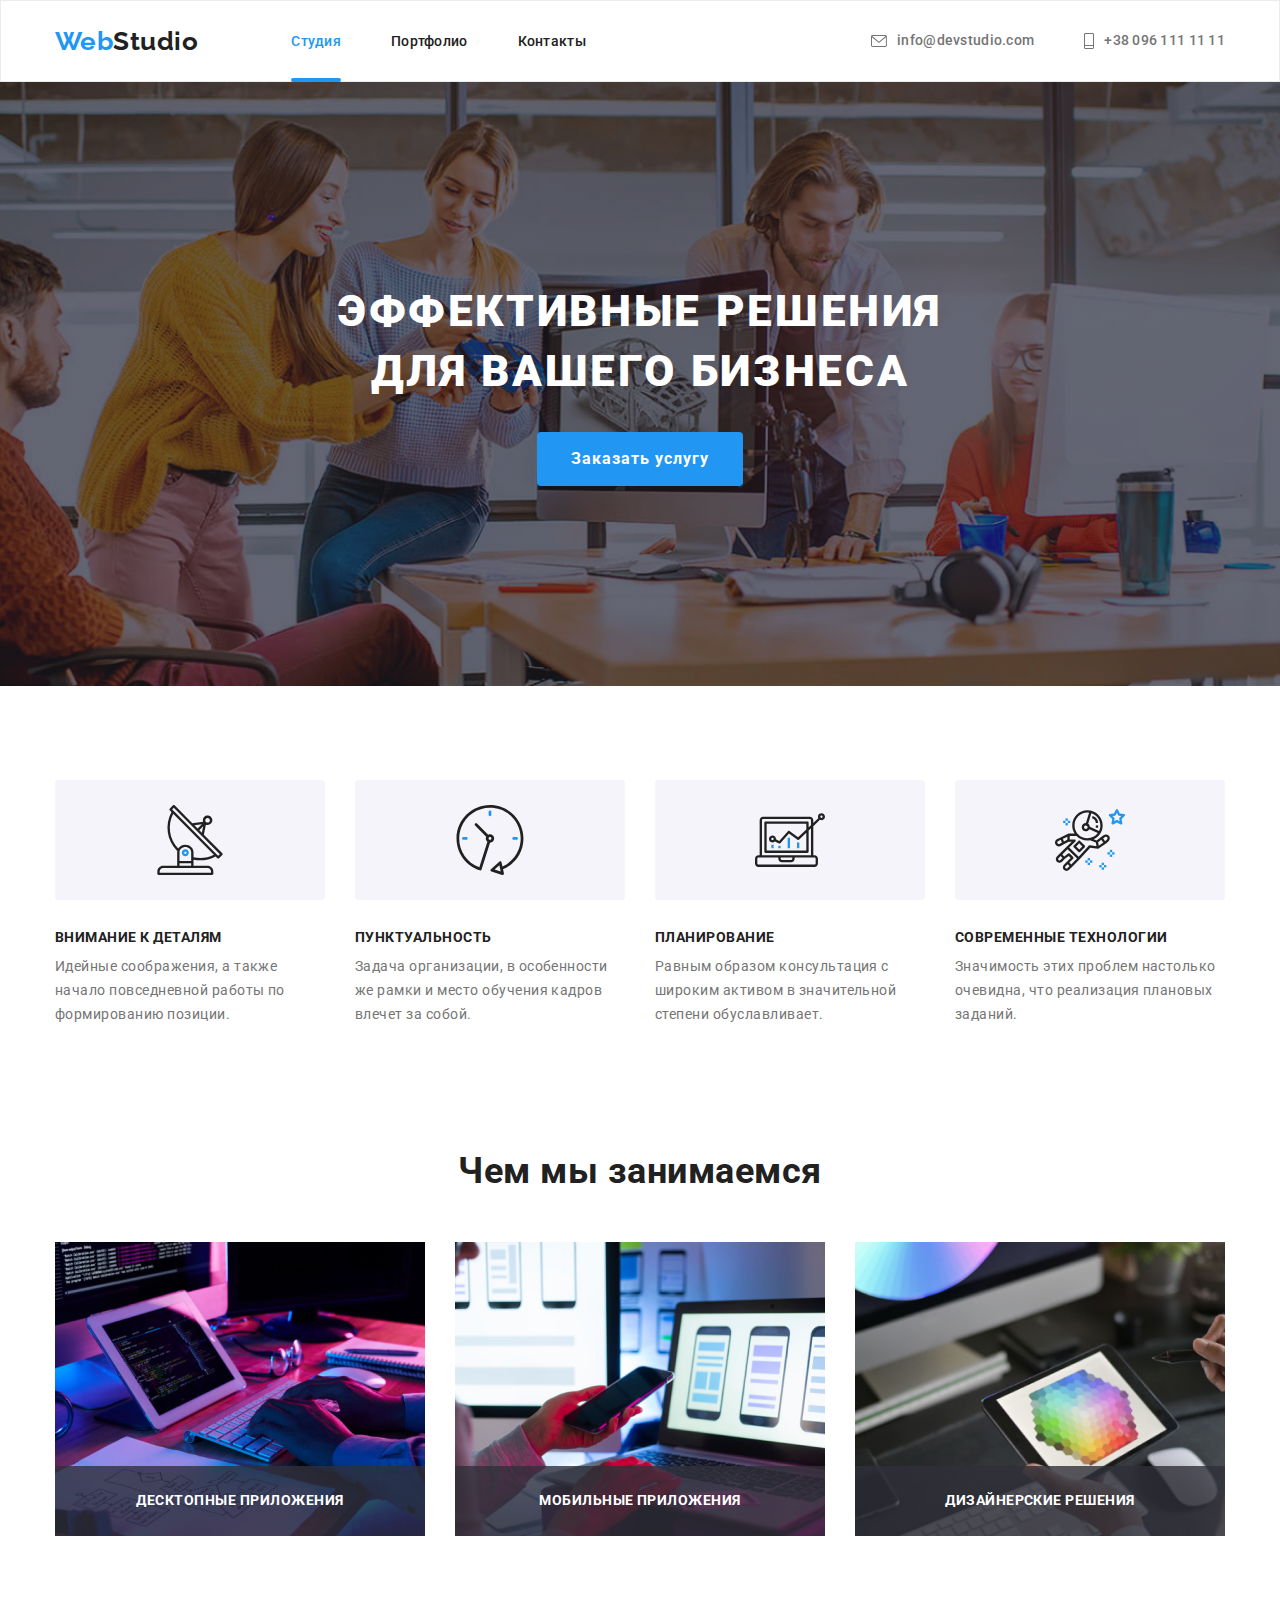
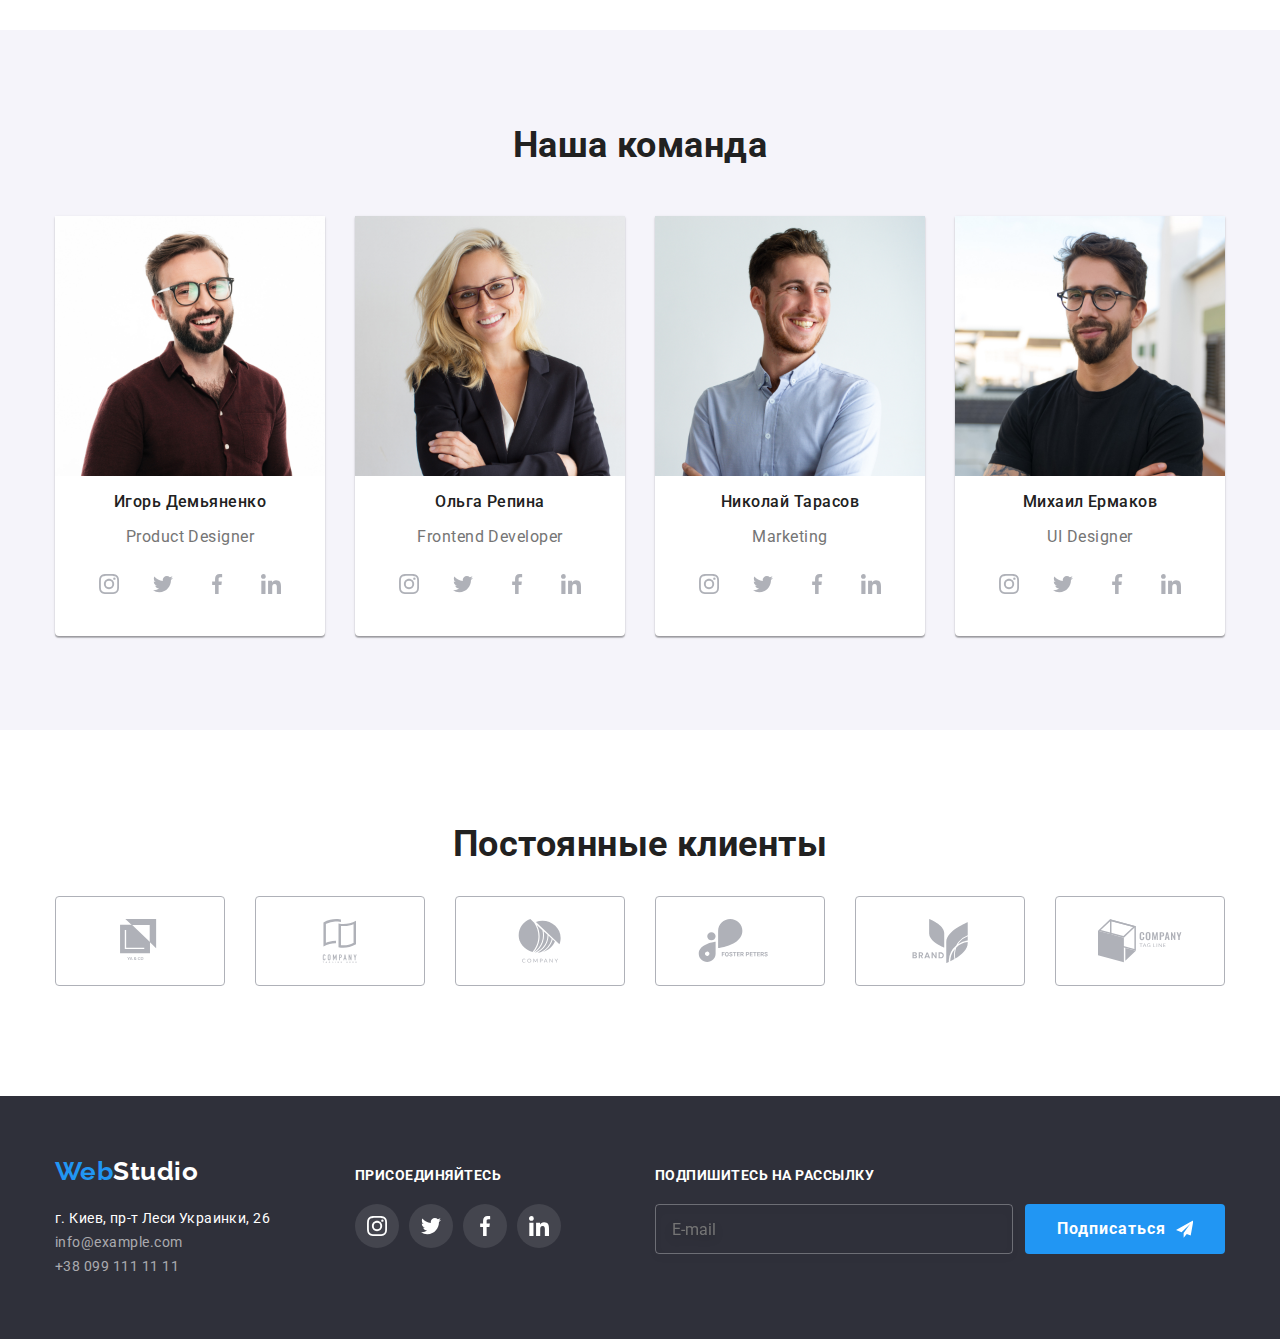
<file: index.html>
<!DOCTYPE html>
<html lang="ru">
  <head>
    <meta charset="UTF-8" />
    <meta name="viewport" content="width=device-width, initial-scale=1.0" />
    <title>Document</title>
    <link href="https://fonts.googleapis.com/css2?family=Raleway:wght@700&family=Roboto:wght@400;500;700;900&display=swap" rel="stylesheet" />
    <link rel="stylesheet" href="https://cdnjs.cloudflare.com/ajax/libs/modern-normalize/1.0.0/modern-normalize.min.css" />
    <link rel="stylesheet" href="./css/main.min.css" />
  </head>

  <body>
    <!--nav-->
    <header class="header">
      <div class="container container-nav">
        <a href="./index.html" class="logo">Web<span class="part-logo">Studio</span></a>
        <button type="button" class="nav-menu-button is-open" data-menu-button>
          <svg class="nav-menu-svg">
            <use class="icon-menu" href="./images/icon/sprite.svg#icon-menu"></use>
            <use class="icon-menu-close" href="./images/icon/sprite.svg#icon-menu-close"></use>
          </svg>
        </button>
        <div class="menu-container" data-menu>
          <nav class="nav">
            <ul class="site-nav list">
              <li class="item"><a href="./index.html" class="link current">Студия</a></li>
              <li class="item"><a href="./portfolio.html" class="link">Портфолио</a></li>
              <li class="item"><a href="" class="link">Контакты</a></li>
            </ul>
          </nav>

          <ul class="kontaktu-nav list">
            <li class="item">
              <a href="" class="nav-address link">
                <svg class="nav-address-svg envelope">
                  <use href="./images/icon/sprite.svg#icon-envelope"></use>
                </svg>
                info@devstudio.com
              </a>
            </li>
            <li class="item">
              <a href="" class="nav-address link">
                <svg class="nav-address-svg vector">
                  <use href="./images/icon/sprite.svg#icon-Vector"></use>
                </svg>
                +38 096 111 11 11
              </a>
            </li>
          </ul>
        </div>
      </div>
    </header>
    <main>
      <!--Оглавление-->
      <section class="hero">
        <div class="container hero-box">
          <h1 class="hero-title">Эффективные решения для вашего бизнеса</h1>
          <button data-modal-open class="button first">Заказать услугу</button>
        </div>
        <div data-modal class="backdrop is-hidden">
          <div class="modal">
            <h2 class="modal-title">Оставьте свои данные, мы вам перезвоним</h2>
            <form class="modal-form">
              <label for="name" class="modal-label">Имя</label>
              <div class="modal-input">
                <input class="modal-field test" type="text" name="name" id="name" />
                <svg class="modal-svg">
                  <use href="images/icon/sprite.svg#icon-name-icon1"></use>
                </svg>
              </div>
              <label for="tel" class="modal-label">Телефон</label>
              <div class="modal-input">
                <input class="modal-field" type="tel" name="tel" id="tel" />
                <svg class="modal-svg">
                  <use href="images/icon/sprite.svg#icon-tel-icon"></use>
                </svg>
              </div>
              <label for="mail" class="modal-label">Почта</label>
              <div class="modal-input">
                <input class="modal-field" type="email" name="mail" id="mail" />
                <svg class="modal-svg">
                  <use href="images/icon/sprite.svg#icon-envelope-icon"></use>
                </svg>
              </div>
              <label class="modal-label" for="comment">Комментарий</label>
              <textarea class="modal-textarea" name="comment" id="comment" rows="5" placeholder="Введите текст"></textarea>
              <div class="modal-policy">
                <label>
                  <input class="modal-policy-submit" type="checkbox" id="policy" />
                  <span class="modal-checkbox"></span>
                  <span class="modal-label-policy">Соглашаюсь с рассылкой и принимаю<a href="./" class="modal-link">Условия договора</a></span>
                </label>
              </div>

              <button class="hero-button-close" data-modal-close>
                <svg class="hero-button-close-svg">
                  <use href="./images/icon/sprite.svg#icon-close-icon"></use>
                </svg>
              </button>
              <div class="button-submit">
                <button type="submit" class="button first">Отправить</button>
              </div>
            </form>
          </div>
        </div>
      </section>

      <!--Особенности-->
      <section class="section">
        <div class="container">
          <ul class="list feature-list">
            <li class="feature-item">
              <h3 class="feature-title">Внимание к деталям</h3>
              <p class="feature-text">Идейные соображения, а также начало повседневной работы по формированию позиции.</p>
            </li>
            <li class="feature-item">
              <h3 class="feature-title">Пунктуальность</h3>
              <p class="feature-text">Задача организации, в особенности же рамки и место обучения кадров влечет за собой.</p>
            </li>
            <li class="feature-item">
              <h3 class="feature-title">Планирование</h3>
              <p class="feature-text">Равным образом консультация с широким активом в значительной степени обуславливает.</p>
            </li>
            <li class="feature-item">
              <h3 class="feature-title">Современные технологии</h3>
              <p class="feature-text">Значимость этих проблем настолько очевидна, что реализация плановых заданий.</p>
            </li>
          </ul>
        </div>
      </section>
      <!--чем мы занимаемся-->
      <section class="section example">
        <div class="container">
          <h3 class="example-title">Чем мы занимаемся</h3>
          <ul class="list example-list">
            <li class="example-item">
              <img src="./images/chem1.jpg" alt="печатем код" width="370" />
              <h4 class="example-name-text">Десктопные приложения</h4>
            </li>
            <li class="example-item">
              <img src="./images/chem2.jpg" alt="создаем дизайн телефона" width="370" />
              <h4 class="example-name-text">Мобильные приложения</h4>
            </li>
            <li class="example-item">
              <img src="./images/chem3.jpg" alt="работаем на планшете" width="370" />
              <h4 class="example-name-text">Дизайнерские решения</h4>
            </li>
          </ul>
        </div>
      </section>
      <!--Наша команда-->
      <section class="team section">
        <div class="container">
          <h2 class="team-title">Наша команда</h2>
          <ul class="list team-box">
            <li class="team-item">
              <img src="./images/komanda1.jpg" alt="фото Игоря" width="270" />
              <h3 class="team-name">Игорь Демьяненко</h3>
              <p class="team-text">Product Designer</p>
              <ul class="list social-icons">
                <li class="social-icons-item">
                  <a href="https://instagram.com/" class="social-icons-link" target="_blank" rel="noopener noreferer" aria-label="Instagram">
                    <svg class="social-icons-svg">
                      <use href="./images/icon/sprite.svg#icon-instagram"></use>
                    </svg>
                  </a>
                </li>
                <li class="social-icons-item">
                  <a href="https://twitter.com/" class="social-icons-link" target="_blank" rel="noopener noreferer" aria-label="Twitter">
                    <svg class="social-icons-svg">
                      <use href="./images/icon/sprite.svg#icon-twitter"></use>
                    </svg>
                  </a>
                </li>
                <li class="social-icons-item">
                  <a href="https://facebook.com/" class="social-icons-link" target="_blank" rel="noopener noreferer" aria-label="Facebook">
                    <svg class="social-icons-svg">
                      <use href="./images/icon/sprite.svg#icon-facebook"></use>
                    </svg>
                  </a>
                </li>
                <li class="social-icons-item">
                  <a href="https://linkedin.com/" class="social-icons-link" target="_blank" rel="noopener noreferer" aria-label="Linkedin">
                    <svg class="social-icons-svg">
                      <use href="./images/icon/sprite.svg#icon-linkedin"></use>
                    </svg>
                  </a>
                </li>
              </ul>
            </li>
            <li class="team-item">
              <img src="./images/komanda2.jpg" alt="фото Ольги" width="270" />
              <h3 class="team-name">Ольга Репина</h3>
              <p class="team-text">Frontend Developer</p>
              <ul class="list social-icons">
                <li class="social-icons-item">
                  <a href="https://instagram.com/" class="social-icons-link" target="_blank" rel="noopener noreferer" aria-label="Instagram">
                    <svg class="social-icons-svg">
                      <use href="./images/icon/sprite.svg#icon-instagram"></use>
                    </svg>
                  </a>
                </li>
                <li class="social-icons-item">
                  <a href="https://twitter.com/" class="social-icons-link" target="_blank" rel="noopener noreferer" aria-label="Twitter">
                    <svg class="social-icons-svg">
                      <use href="./images/icon/sprite.svg#icon-twitter"></use>
                    </svg>
                  </a>
                </li>
                <li class="social-icons-item">
                  <a href="https://facebook.com/" class="social-icons-link" target="_blank" rel="noopener noreferer" aria-label="Facebook">
                    <svg class="social-icons-svg">
                      <use href="./images/icon/sprite.svg#icon-facebook"></use>
                    </svg>
                  </a>
                </li>
                <li class="social-icons-item">
                  <a href="https://linkedin.com/" class="social-icons-link" target="_blank" rel="noopener noreferer" aria-label="Linkedin">
                    <svg class="social-icons-svg">
                      <use href="./images/icon/sprite.svg#icon-linkedin"></use>
                    </svg>
                  </a>
                </li>
              </ul>
            </li>
            <li class="team-item">
              <img src="./images/komanda3.jpg" alt="фото Николая" width="270" />
              <h3 class="team-name">Николай Тарасов</h3>
              <p class="team-text">Marketing</p>
              <ul class="list social-icons">
                <li class="social-icons-item">
                  <a href="https://instagram.com/" class="social-icons-link" target="_blank" rel="noopener noreferer" aria-label="Instagram">
                    <svg class="social-icons-svg">
                      <use href="./images/icon/sprite.svg#icon-instagram"></use>
                    </svg>
                  </a>
                </li>
                <li class="social-icons-item">
                  <a href="https://twitter.com/" class="social-icons-link" target="_blank" rel="noopener noreferer" aria-label="Twitter">
                    <svg class="social-icons-svg">
                      <use href="./images/icon/sprite.svg#icon-twitter"></use>
                    </svg>
                  </a>
                </li>
                <li class="social-icons-item">
                  <a href="https://facebook.com/" class="social-icons-link" target="_blank" rel="noopener noreferer" aria-label="Facebook">
                    <svg class="social-icons-svg">
                      <use href="./images/icon/sprite.svg#icon-facebook"></use>
                    </svg>
                  </a>
                </li>
                <li class="social-icons-item">
                  <a href="https://linkedin.com/" class="social-icons-link" target="_blank" rel="noopener noreferer" aria-label="Linkedin">
                    <svg class="social-icons-svg">
                      <use href="./images/icon/sprite.svg#icon-linkedin"></use>
                    </svg>
                  </a>
                </li>
              </ul>
            </li>
            <li class="team-item">
              <img src="./images/komanda4.jpg" alt="фото михаила" width="270" />
              <h3 class="team-name">Михаил Ермаков</h3>
              <p class="team-text">UI Designer</p>
              <ul class="list social-icons">
                <li class="social-icons-item">
                  <a href="https://instagram.com/" class="social-icons-link" target="_blank" rel="noopener noreferer" aria-label="Instagram">
                    <svg class="social-icons-svg">
                      <use href="./images/icon/sprite.svg#icon-instagram"></use>
                    </svg>
                  </a>
                </li>
                <li class="social-icons-item">
                  <a href="https://twitter.com/" class="social-icons-link" target="_blank" rel="noopener noreferer" aria-label="Twitter">
                    <svg class="social-icons-svg">
                      <use href="./images/icon/sprite.svg#icon-twitter"></use>
                    </svg>
                  </a>
                </li>
                <li class="social-icons-item">
                  <a href="https://facebook.com/" class="social-icons-link" target="_blank" rel="noopener noreferer" aria-label="Facebook">
                    <svg class="social-icons-svg">
                      <use href="./images/icon/sprite.svg#icon-facebook"></use>
                    </svg>
                  </a>
                </li>
                <li class="social-icons-item">
                  <a href="https://linkedin.com/" class="social-icons-link" target="_blank" rel="noopener noreferer" aria-label="Linkedin">
                    <svg class="social-icons-svg">
                      <use href="./images/icon/sprite.svg#icon-linkedin"></use>
                    </svg>
                  </a>
                </li>
              </ul>
            </li>
          </ul>
        </div>
      </section>
      <!--постоянные клиенты-->
      <section class="section">
        <div class="container">
          <h2 class="client-title">Постоянные клиенты</h2>
          <ul class="client">
            <li class="client-item">
              <a href="" class="client-link">
                <svg class="client-svg">
                  <use href="./images/icon/sprite.svg#icon-partner1"></use>
                </svg>
              </a>
            </li>
            <li class="client-item">
              <a href="" class="client-link">
                <svg class="client-svg">
                  <use href="./images/icon/sprite.svg#icon-partner2"></use>
                </svg>
              </a>
            </li>
            <li class="client-item">
              <a href="" class="client-link">
                <svg class="client-svg">
                  <use href="./images/icon/sprite.svg#icon-partner3"></use>
                </svg>
              </a>
            </li>
            <li class="client-item">
              <a href="" class="client-link">
                <svg class="client-svg">
                  <use href="./images/icon/sprite.svg#icon-partner4"></use>
                </svg>
              </a>
            </li>
            <li class="client-item">
              <a href="" class="client-link">
                <svg class="client-svg">
                  <use href="./images/icon/sprite.svg#icon-partner5"></use>
                </svg>
              </a>
            </li>
            <li class="client-item">
              <a href="" class="client-link">
                <svg class="client-svg">
                  <use href="./images/icon/sprite.svg#icon-partner6"></use>
                </svg>
              </a>
            </li>
          </ul>
        </div>
      </section>
    </main>
    <!--футер-->
    <footer class="footer">
      <div class="container">
        <div class="footer-block footer-list">
          <a href="./index.html" class="logo">Web<span class="part-logo-footer">Studio</span></a>
          <address class="address">
            <ul class="list">
              <li><a href="https://goo.gl/maps/V3Cmk4kMnXvQ9AmN7" class="link karta" target="_blank" rel="noopener noreferrer">г. Киев, пр-т Леси Украинки, 26</a></li>
              <li><a href="" class="link address-kontaktu">info@example.com</a></li>
              <li><a href="tel:+380991111111" class="link address-kontaktu">+38 099 111 11 11</a></li>
            </ul>
          </address>
        </div>
        <div class="footer-social footer-block">
          <h2 class="footer-title-join">присоединяйтесь</h2>
          <ul class="list social-icons">
            <li class="social-icons-item">
              <a href="https://instagram.com/" class="social-icons-link footer-icon-link" target="_blank" rel="noopener noreferer" aria-label="Instagram">
                <svg class="social-icons-svg">
                  <use href="./images/icon/sprite.svg#icon-instagram"></use>
                </svg>
              </a>
            </li>
            <li class="social-icons-item">
              <a href="https://twitter.com/" class="social-icons-link footer-icon-link" target="_blank" rel="noopener noreferer" aria-label="Twitter">
                <svg class="social-icons-svg">
                  <use href="./images/icon/sprite.svg#icon-twitter"></use>
                </svg>
              </a>
            </li>
            <li class="social-icons-item">
              <a href="https://facebook.com/" class="social-icons-link footer-icon-link" target="_blank" rel="noopener noreferer" aria-label="Facebook">
                <svg class="social-icons-svg">
                  <use href="./images/icon/sprite.svg#icon-facebook"></use>
                </svg>
              </a>
            </li>
            <li class="social-icons-item">
              <a href="https://linkedin.com/" class="social-icons-link footer-icon-link" target="_blank" rel="noopener noreferer" aria-label="Linkedin">
                <svg class="social-icons-svg">
                  <use href="./images/icon/sprite.svg#icon-linkedin"></use>
                </svg>
              </a>
            </li>
          </ul>
        </div>
        <div class="footer-social footer-mail">
          <h2 class="footer-title-sign">Подпишитесь на рассылку</h2>
          <form class="footer-form">
            <input class="footer-input" type="email" placeholder="E-mail" />
            <button class="button first">
              Подписаться
              <svg class="footer-svg">
                <use href="./images/icon/sprite.svg#icon-fly-icon"></use>
              </svg>
            </button>
          </form>
        </div>
      </div>
    </footer>
    <script src="./js/modal.js"></script>
    <script src="./js/menu.js"></script>
  </body>
</html>
</file>
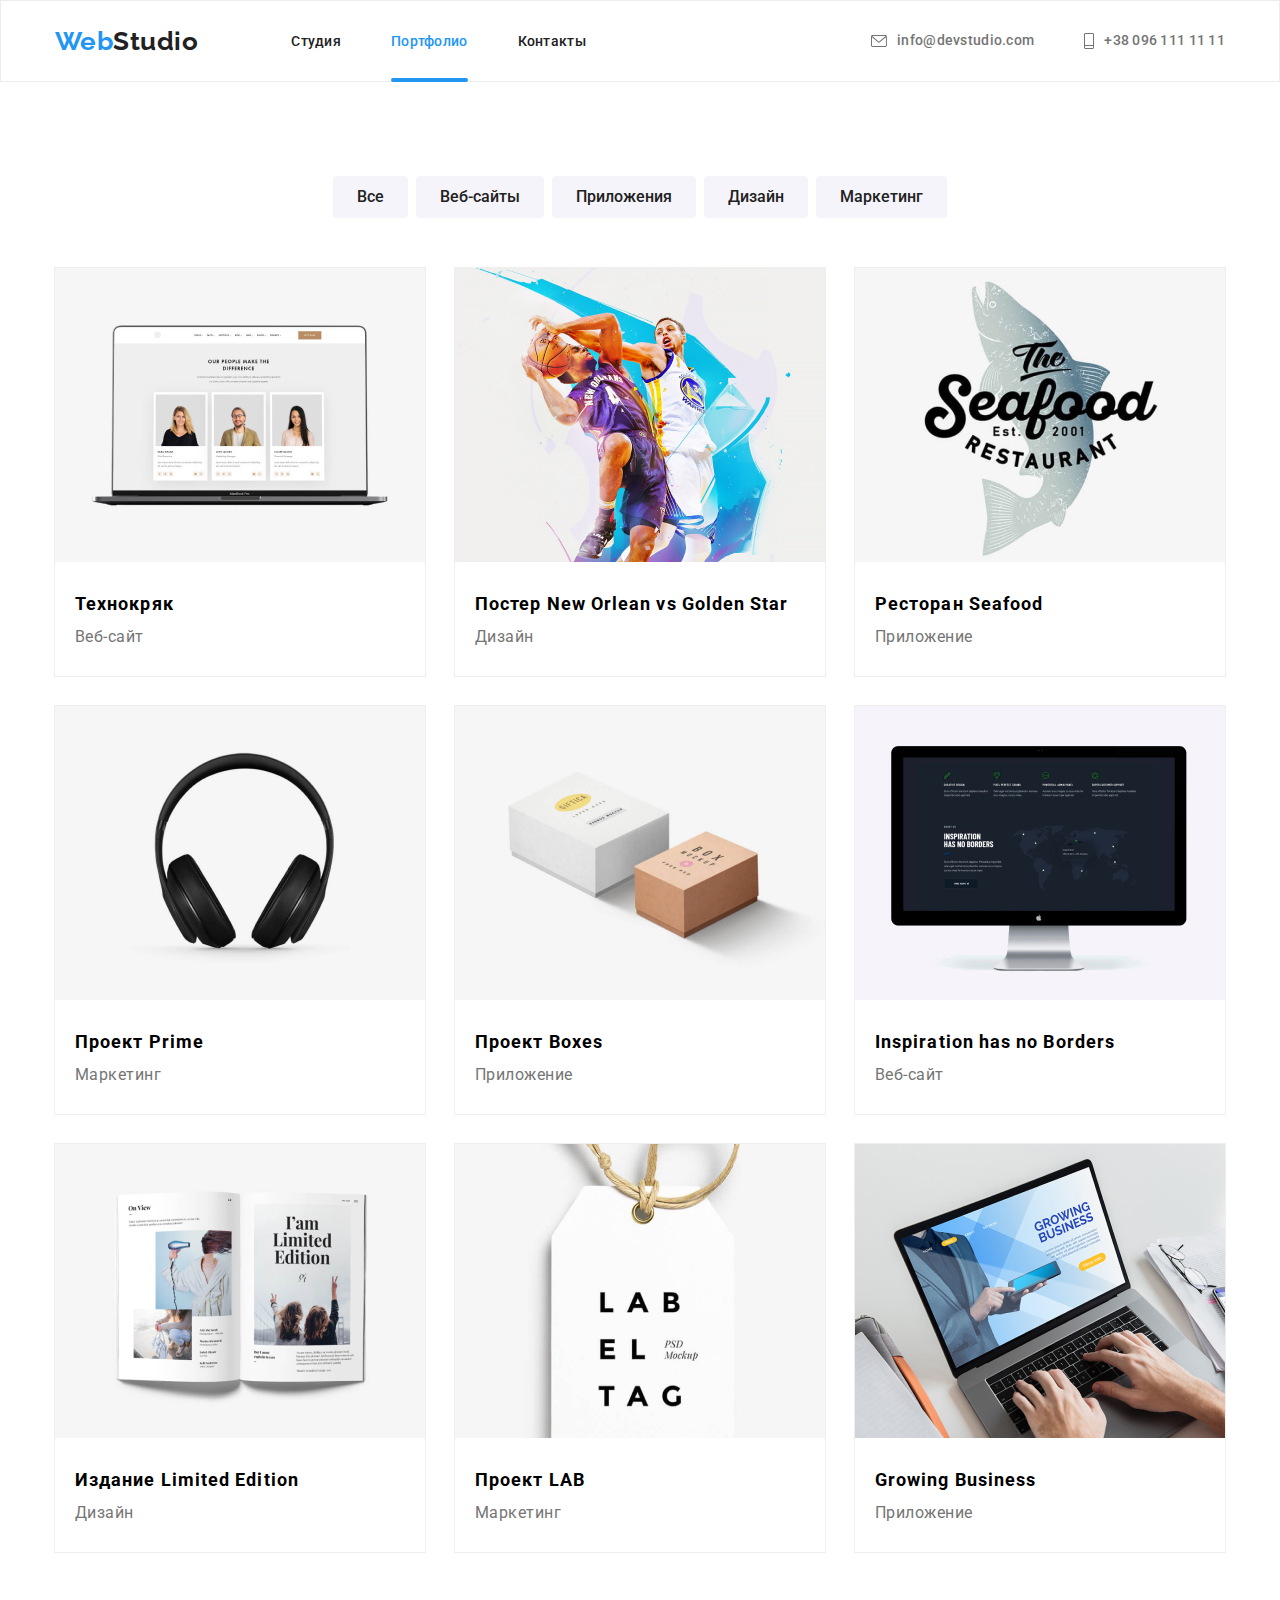
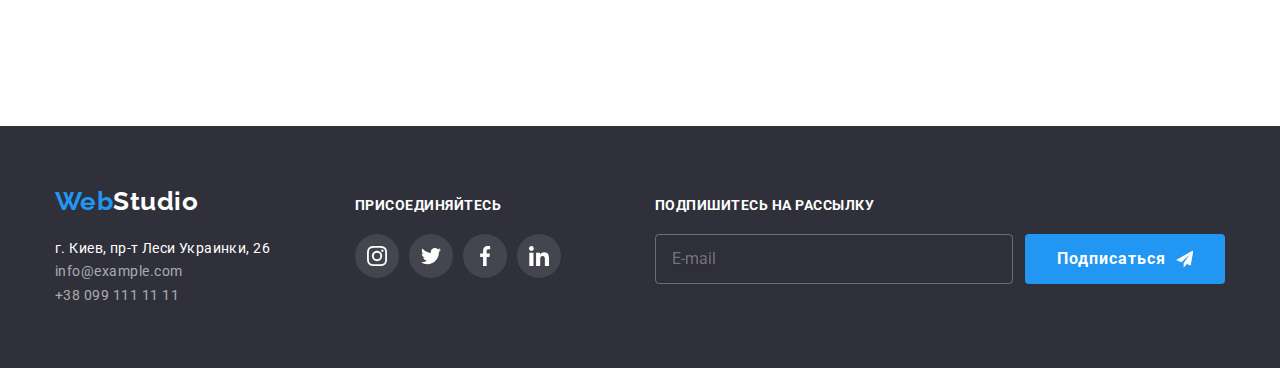
<file: portfolio.html>
<!DOCTYPE html>
<html lang="ru">
  <head>
    <meta charset="UTF-8" />
    <meta name="viewport" content="width=device-width, initial-scale=1.0" />
    <title>Document</title>
    <link href="https://fonts.googleapis.com/css2?family=Raleway:wght@700&family=Roboto:wght@500;700;900&display=swap" rel="stylesheet" />
    <link rel="stylesheet" href="https://cdnjs.cloudflare.com/ajax/libs/modern-normalize/1.0.0/modern-normalize.min.css" />
    <link rel="stylesheet" href="./css/portfolio.min.css" />
  </head>
  <body>
    <!--шапка-->
    <header class="header">
      <div class="container container-nav">
        <a href="./index.html" class="logo">Web<span class="part-logo">Studio</span></a>
        <button type="button" class="nav-menu-button is-open" data-menu-button>
          <svg class="nav-menu-svg">
            <use class="icon-menu" href="./images/icon/sprite.svg#icon-menu"></use>
            <use class="icon-menu-close" href="./images/icon/sprite.svg#icon-menu-close"></use>
          </svg>
        </button>
        <div class="menu-container" data-menu>
          <nav class="nav">
            <ul class="site-nav list">
              <li class="item"><a href="./index.html" class="link">Студия</a></li>
              <li class="item"><a href="./portfolio.html" class="link current">Портфолио</a></li>
              <li class="item"><a href="" class="link">Контакты</a></li>
            </ul>
          </nav>

          <ul class="kontaktu-nav list">
            <li class="item">
              <a href="" class="nav-address link">
                <svg class="nav-address-svg envelope">
                  <use href="./images/icon/sprite.svg#icon-envelope"></use>
                </svg>
                info@devstudio.com
              </a>
            </li>
            <li class="item">
              <a href="" class="nav-address link">
                <svg class="nav-address-svg vector">
                  <use href="./images/icon/sprite.svg#icon-Vector"></use>
                </svg>
                +38 096 111 11 11
              </a>
            </li>
          </ul>
        </div>
      </div>
    </header>
    <main>
      <!--под меню-->
      <section class="section-portfolio">
        <div class="container">
          <ul class="list menu">
            <li class="menu-item"><button class="button secondary">Все</button></li>
            <li class="menu-item"><button class="button secondary">Веб-сайты</button></li>
            <li class="menu-item"><button class="button secondary">Приложения</button></li>
            <li class="menu-item"><button class="button secondary">Дизайн</button></li>
            <li class="menu-item"><button class="button secondary">Маркетинг</button></li>
          </ul>
          <ul class="list categ-list">
            <li class="categ-item">
              <a href="" class="categ-link">
                <div class="categ-image">
                  <img src="./images/kateg1.jpg" alt="шаблон вебсайта" />
                  <p class="categ-hidden-text">Технокряк это современная площадка распространения коронавируса. Компании используют эту платформу для цифрового шпионажа и атак на защищённые сервера конкурентов.</p>
                </div>
                <div class="categ-review">
                  <h2 class="categ-title">Технокряк</h2>
                  <p class="categ-text">Веб-сайт</p>
                </div>
              </a>
            </li>
            <li class="categ-item">
              <a href="" class="categ-link">
                <div class="categ-image">
                  <img src="./images/kateg2.jpg" alt="Постер New Orlean vs Golden Star" />
                  <p class="categ-hidden-text">Технокряк это современная площадка распространения коронавируса. Компании используют эту платформу для цифрового шпионажа и атак на защищённые сервера конкурентов.</p>
                </div>
                <div class="categ-review">
                  <h2 class="categ-title">Постер New Orlean vs Golden Star</h2>
                  <p class="categ-text">Дизайн</p>
                </div>
              </a>
            </li>
            <li class="categ-item">
              <a href="" class="categ-link">
                <div class="categ-image">
                  <img src="./images/kateg3.jpg" alt="Ресторан Seafood" />
                  <p class="categ-hidden-text">Технокряк это современная площадка распространения коронавируса. Компании используют эту платформу для цифрового шпионажа и атак на защищённые сервера конкурентов.</p>
                </div>
                <div class="categ-review">
                  <h2 class="categ-title">Ресторан Seafood</h2>
                  <p class="categ-text">Приложение</p>
                </div>
              </a>
            </li>
            <li class="categ-item">
              <a href="" class="categ-link">
                <div class="categ-image">
                  <img src="./images/kateg4.jpg" alt="наушники" />
                  <p class="categ-hidden-text">Технокряк это современная площадка распространения коронавируса. Компании используют эту платформу для цифрового шпионажа и атак на защищённые сервера конкурентов.</p>
                </div>
                <div class="categ-review">
                  <h2 class="categ-title">Проект Prime</h2>
                  <p class="categ-text">Маркетинг</p>
                </div>
              </a>
            </li>
            <li class="categ-item">
              <a href="" class="categ-link">
                <div class="categ-image">
                  <img src="./images/kateg5.jpg" alt="2 коробки" />
                  <p class="categ-hidden-text">Технокряк это современная площадка распространения коронавируса. Компании используют эту платформу для цифрового шпионажа и атак на защищённые сервера конкурентов.</p>
                </div>
                <div class="categ-review">
                  <h2 class="categ-title">Проект Boxes</h2>
                  <p class="categ-text">Приложение</p>
                </div>
              </a>
            </li>
            <li class="categ-item">
              <a href="" class="categ-link">
                <div class="categ-image">
                  <img src="./images/kateg6.jpg" alt="заставка на мониторе" />
                  <p class="categ-hidden-text">Технокряк это современная площадка распространения коронавируса. Компании используют эту платформу для цифрового шпионажа и атак на защищённые сервера конкурентов.</p>
                </div>
                <div class="categ-review">
                  <h2 class="categ-title">Inspiration has no Borders</h2>
                  <p class="categ-text">Веб-сайт</p>
                </div>
              </a>
            </li>
            <li class="categ-item">
              <a href="" class="categ-link">
                <div class="categ-image">
                  <img src="./images/kateg7.jpg" alt="открытая книжка" />
                  <p class="categ-hidden-text">Технокряк это современная площадка распространения коронавируса. Компании используют эту платформу для цифрового шпионажа и атак на защищённые сервера конкурентов.</p>
                </div>
                <div class="categ-review">
                  <h2 class="categ-title">Издание Limited Edition</h2>
                  <p class="categ-text">Дизайн</p>
                </div>
              </a>
            </li>
            <li class="categ-item">
              <a href="" class="categ-link">
                <div class="categ-image">
                  <img src="./images/kateg8.jpg" alt="эмблема с ярлыком" />
                  <p class="categ-hidden-text">Технокряк это современная площадка распространения коронавируса. Компании используют эту платформу для цифрового шпионажа и атак на защищённые сервера конкурентов.</p>
                </div>
                <div class="categ-review">
                  <h2 class="categ-title">Проект LAB</h2>
                  <p class="categ-text">Маркетинг</p>
                </div>
              </a>
            </li>
            <li class="categ-item">
              <a href="" class="categ-link">
                <div class="categ-image">
                  <img src="./images/kateg9.jpg" alt="печатание на ноутбуке" />
                  <p class="categ-hidden-text">Технокряк это современная площадка распространения коронавируса. Компании используют эту платформу для цифрового шпионажа и атак на защищённые сервера конкурентов.</p>
                </div>
                <div class="categ-review">
                  <h2 class="categ-title">Growing Business</h2>
                  <p class="categ-text">Приложение</p>
                </div>
              </a>
            </li>
          </ul>
        </div>
      </section>
    </main>
    <!--футер-->
    <footer class="footer">
      <div class="container">
        <div class="footer-block footer-list">
          <a href="./index.html" class="logo">Web<span class="part-logo-footer">Studio</span></a>
          <address class="address">
            <ul class="list">
              <li><a href="https://goo.gl/maps/V3Cmk4kMnXvQ9AmN7" class="link karta" target="_blank" rel="noopener noreferrer">г. Киев, пр-т Леси Украинки, 26</a></li>
              <li><a href="" class="link address-kontaktu">info@example.com</a></li>
              <li><a href="tel:+380991111111" class="link address-kontaktu">+38 099 111 11 11</a></li>
            </ul>
          </address>
        </div>
        <div class="footer-social footer-block">
          <h2 class="footer-title-join">присоединяйтесь</h2>
          <ul class="list social-icons">
            <li class="social-icons-item">
              <a href="https://instagram.com/" class="social-icons-link footer-icon-link" target="_blank" rel="noopener noreferer" aria-label="Instagram">
                <svg class="social-icons-svg">
                  <use href="./images/icon/sprite.svg#icon-instagram"></use>
                </svg>
              </a>
            </li>
            <li class="social-icons-item">
              <a href="https://twitter.com/" class="social-icons-link footer-icon-link" target="_blank" rel="noopener noreferer" aria-label="Twitter">
                <svg class="social-icons-svg">
                  <use href="./images/icon/sprite.svg#icon-twitter"></use>
                </svg>
              </a>
            </li>
            <li class="social-icons-item">
              <a href="https://facebook.com/" class="social-icons-link footer-icon-link" target="_blank" rel="noopener noreferer" aria-label="Facebook">
                <svg class="social-icons-svg">
                  <use href="./images/icon/sprite.svg#icon-facebook"></use>
                </svg>
              </a>
            </li>
            <li class="social-icons-item">
              <a href="https://linkedin.com/" class="social-icons-link footer-icon-link" target="_blank" rel="noopener noreferer" aria-label="Linkedin">
                <svg class="social-icons-svg">
                  <use href="./images/icon/sprite.svg#icon-linkedin"></use>
                </svg>
              </a>
            </li>
          </ul>
        </div>
        <div class="footer-social footer-mail">
          <h2 class="footer-title-sign">Подпишитесь на рассылку</h2>
          <form class="footer-form">
            <input class="footer-input" type="email" placeholder="E-mail" />
            <button class="button first">
              Подписаться
              <svg class="footer-svg">
                <use href="./images/icon/sprite.svg#icon-fly-icon"></use>
              </svg>
            </button>
          </form>
        </div>
      </div>
    </footer>
    <script src="./js/modal.js"></script>
    <script src="./js/menu.js"></script>
  </body>
</html>
</file>
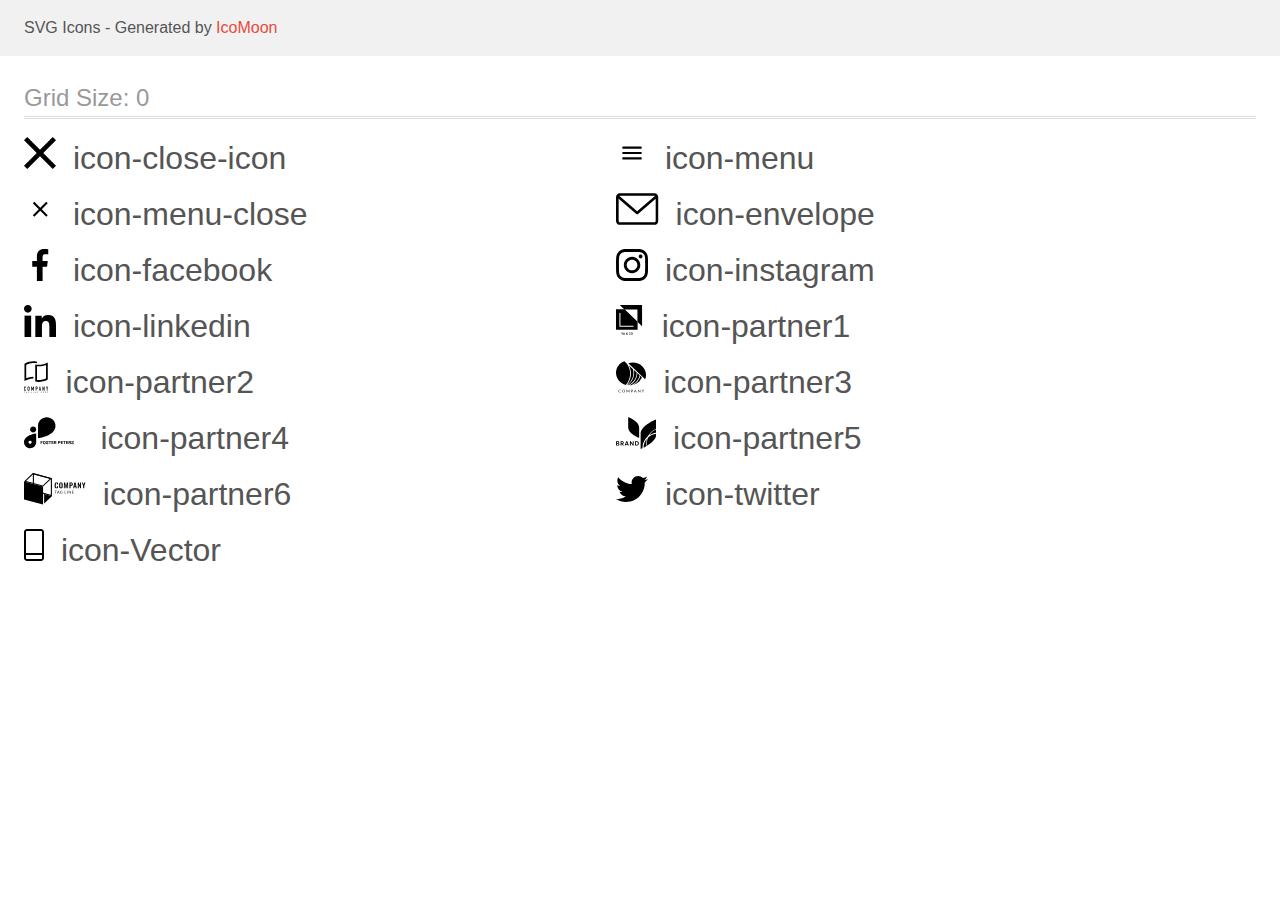
<file: images/icon/icomoon (1)/demo.html>
<!doctype html>
<html>
<head>
    <title>IcoMoon - SVG Icons</title>
    <meta charset="utf-8">
    <meta name="viewport" content="width=device-width, initial-scale=1">
    <link rel="stylesheet" href="demo-files/demo.css">
    <link rel="stylesheet" href="style.css">
</head>
<body>
<svg aria-hidden="true" style="position: absolute; width: 0; height: 0; overflow: hidden;" version="1.1" xmlns="http://www.w3.org/2000/svg" xmlns:xlink="http://www.w3.org/1999/xlink">
<defs>
<symbol id="icon-close-icon" viewBox="0 0 32 32">
<path d="M32 3.223l-3.223-3.223-12.777 12.777-12.777-12.777-3.223 3.223 12.777 12.777-12.777 12.777 3.223 3.223 12.777-12.777 12.777 12.777 3.223-3.223-12.777-12.777 12.777-12.777z"></path>
</symbol>
<symbol id="icon-menu" viewBox="0 0 32 32">
<path d="M6.4 11.733v-2.133h19.2v2.133h-19.2zM6.4 17.067h19.2v-2.133h-19.2v2.133zM6.4 22.4h19.2v-2.133h-19.2v2.133z"></path>
</symbol>
<symbol id="icon-menu-close" viewBox="0 0 32 32">
<path d="M23.733 10.304l-1.504-1.504-5.963 5.963-5.963-5.963-1.504 1.504 5.963 5.963-5.963 5.963 1.504 1.504 5.963-5.963 5.963 5.963 1.504-1.504-5.963-5.963 5.963-5.963z"></path>
</symbol>
<symbol id="icon-envelope" viewBox="0 0 43 32">
<path d="M38.667 0h-34.667c-2.206 0-4 1.794-4 4v24c0 2.206 1.794 4 4 4h34.667c2.206 0 4-1.794 4-4v-24c0-2.206-1.794-4-4-4zM38.667 2.667c0.181 0 0.353 0.038 0.511 0.103l-17.844 15.466-17.844-15.466c0.158-0.066 0.33-0.103 0.511-0.103h34.667zM38.667 29.333h-34.667c-0.736 0-1.333-0.598-1.333-1.333v-22.413l17.793 15.421c0.251 0.217 0.563 0.326 0.874 0.326s0.622-0.108 0.874-0.326l17.793-15.421v22.413c0 0.736-0.598 1.333-1.333 1.333z"></path>
</symbol>
<symbol id="icon-facebook" viewBox="0 0 32 32">
<path d="M21.329 5.313h2.921v-5.088c-0.504-0.069-2.237-0.225-4.256-0.225-4.212 0-7.097 2.649-7.097 7.519v4.481h-4.648v5.688h4.648v14.312h5.699v-14.311h4.46l0.708-5.688h-5.169v-3.919c0.001-1.644 0.444-2.769 2.735-2.769z"></path>
</symbol>
<symbol id="icon-instagram" viewBox="0 0 32 32">
<path d="M31.969 9.408c-0.075-1.7-0.35-2.869-0.744-3.882-0.406-1.075-1.032-2.038-1.851-2.838-0.8-0.813-1.769-1.444-2.832-1.844-1.019-0.394-2.182-0.669-3.882-0.744-1.713-0.081-2.257-0.1-6.601-0.1s-4.888 0.019-6.595 0.094c-1.7 0.075-2.869 0.35-3.882 0.744-1.075 0.406-2.038 1.031-2.838 1.85-0.813 0.8-1.444 1.769-1.844 2.832-0.394 1.019-0.669 2.182-0.744 3.882-0.081 1.713-0.1 2.257-0.1 6.601s0.019 4.888 0.094 6.595c0.075 1.7 0.35 2.869 0.744 3.882 0.406 1.075 1.038 2.038 1.85 2.838 0.8 0.813 1.769 1.444 2.832 1.844 1.019 0.394 2.182 0.669 3.882 0.744 1.706 0.075 2.25 0.094 6.595 0.094s4.888-0.019 6.595-0.094c1.7-0.075 2.869-0.35 3.882-0.744 2.151-0.832 3.851-2.532 4.682-4.682 0.394-1.019 0.669-2.182 0.744-3.882 0.075-1.707 0.094-2.251 0.094-6.595s-0.006-4.888-0.081-6.595zM29.087 22.473c-0.069 1.563-0.331 2.407-0.55 2.969-0.538 1.394-1.644 2.5-3.038 3.038-0.563 0.219-1.413 0.481-2.969 0.55-1.688 0.075-2.194 0.094-6.464 0.094s-4.782-0.019-6.464-0.094c-1.563-0.069-2.407-0.331-2.969-0.55-0.694-0.256-1.325-0.663-1.838-1.194-0.531-0.519-0.938-1.144-1.194-1.838-0.219-0.563-0.481-1.413-0.55-2.969-0.075-1.688-0.094-2.194-0.094-6.464s0.019-4.782 0.094-6.464c0.069-1.563 0.331-2.407 0.55-2.969 0.256-0.694 0.663-1.325 1.2-1.838 0.519-0.531 1.144-0.938 1.838-1.194 0.563-0.219 1.413-0.481 2.969-0.55 1.688-0.075 2.194-0.094 6.464-0.094 4.276 0 4.782 0.019 6.464 0.094 1.563 0.069 2.407 0.331 2.969 0.55 0.694 0.256 1.325 0.662 1.838 1.194 0.531 0.519 0.938 1.144 1.194 1.838 0.219 0.563 0.481 1.413 0.55 2.969 0.075 1.688 0.094 2.194 0.094 6.464s-0.019 4.77-0.094 6.458z"></path>
<path d="M16.059 7.783c-4.538 0-8.22 3.682-8.22 8.22s3.682 8.22 8.22 8.22c4.538 0 8.22-3.682 8.22-8.22s-3.682-8.22-8.22-8.22zM16.059 21.335c-2.944 0-5.332-2.388-5.332-5.332s2.388-5.332 5.332-5.332c2.944 0 5.332 2.388 5.332 5.332s-2.388 5.332-5.332 5.332z"></path>
<path d="M26.524 7.458c0 1.060-0.859 1.919-1.919 1.919s-1.919-0.859-1.919-1.919c0-1.060 0.859-1.919 1.919-1.919s1.919 0.859 1.919 1.919z"></path>
</symbol>
<symbol id="icon-linkedin" viewBox="0 0 32 32">
<path d="M31.992 32v-0.001h0.008v-11.736c0-5.741-1.236-10.164-7.948-10.164-3.227 0-5.392 1.771-6.276 3.449h-0.093v-2.913h-6.364v21.364h6.627v-10.579c0-2.785 0.528-5.479 3.977-5.479 3.399 0 3.449 3.179 3.449 5.657v10.401h6.62z"></path>
<path d="M0.528 10.636h6.635v21.364h-6.635v-21.364z"></path>
<path d="M3.843 0c-2.121 0-3.843 1.721-3.843 3.843s1.721 3.879 3.843 3.879c2.121 0 3.843-1.757 3.843-3.879-0.001-2.121-1.723-3.843-3.843-3.843v0z"></path>
</symbol>
<symbol id="icon-partner1" viewBox="0 0 29 32">
<path d="M3.84 0l4.677 4.428h13.046v12.351l4.677 4.428v-21.206h-22.4z"></path>
<path d="M0 4.241v20.6h21.76v-8.188l-13.105-12.406-8.655-0.005zM17.615 21.828h-14.172v-13.854h1.002v12.916h13.17v0.938z"></path>
<path d="M6.266 28.662l0.523-1.078h0.438l-0.763 1.438v0.837h-0.397v-0.837l-0.764-1.438h0.439l0.523 1.078zM8.513 29.329h-0.881l-0.184 0.53h-0.411l0.859-2.275h0.355l0.861 2.275h-0.412l-0.186-0.53zM7.743 29.010h0.659l-0.33-0.944-0.33 0.944zM10.071 29.244c0-0.105 0.029-0.202 0.086-0.289 0.057-0.089 0.17-0.193 0.339-0.314-0.088-0.111-0.151-0.206-0.186-0.284s-0.052-0.154-0.052-0.227c0-0.178 0.054-0.319 0.162-0.422s0.254-0.156 0.438-0.156c0.166 0 0.301 0.049 0.406 0.147 0.106 0.097 0.159 0.217 0.159 0.361 0 0.095-0.024 0.182-0.072 0.262-0.048 0.079-0.127 0.158-0.236 0.238l-0.155 0.113 0.439 0.519c0.064-0.125 0.095-0.264 0.095-0.417h0.33c0 0.28-0.066 0.51-0.197 0.689l0.334 0.395h-0.441l-0.128-0.152c-0.162 0.122-0.356 0.183-0.581 0.183s-0.405-0.059-0.541-0.178c-0.134-0.12-0.202-0.276-0.202-0.467zM10.824 29.587c0.128 0 0.248-0.043 0.359-0.128l-0.497-0.586-0.048 0.034c-0.125 0.095-0.188 0.203-0.188 0.325 0 0.105 0.034 0.191 0.102 0.256s0.158 0.098 0.272 0.098zM10.615 28.121c0 0.087 0.054 0.197 0.161 0.33l0.173-0.119 0.048-0.039c0.065-0.057 0.097-0.131 0.097-0.22 0-0.059-0.022-0.11-0.067-0.152-0.045-0.043-0.102-0.064-0.17-0.064-0.074 0-0.133 0.025-0.177 0.075s-0.066 0.113-0.066 0.189zM14.748 29.118c-0.023 0.243-0.113 0.432-0.269 0.569-0.156 0.135-0.364 0.203-0.623 0.203-0.181 0-0.341-0.043-0.48-0.128-0.137-0.086-0.244-0.209-0.319-0.367s-0.114-0.342-0.117-0.552v-0.212c0-0.215 0.038-0.404 0.114-0.567s0.185-0.29 0.327-0.378c0.143-0.088 0.307-0.133 0.494-0.133 0.251 0 0.453 0.068 0.606 0.205s0.242 0.329 0.267 0.578h-0.394c-0.019-0.164-0.067-0.281-0.144-0.353-0.076-0.073-0.188-0.109-0.336-0.109-0.172 0-0.304 0.063-0.397 0.189-0.092 0.125-0.139 0.309-0.141 0.552v0.202c0 0.246 0.044 0.433 0.131 0.563s0.218 0.194 0.387 0.194c0.155 0 0.272-0.035 0.35-0.105s0.128-0.186 0.148-0.348h0.394zM16.918 28.78c0 0.223-0.039 0.419-0.116 0.588-0.077 0.168-0.188 0.297-0.331 0.388-0.143 0.090-0.307 0.134-0.494 0.134-0.184 0-0.349-0.045-0.494-0.134-0.144-0.091-0.255-0.219-0.334-0.386-0.078-0.167-0.118-0.359-0.119-0.576v-0.128c0-0.222 0.039-0.418 0.117-0.588 0.079-0.17 0.19-0.299 0.333-0.389 0.144-0.091 0.308-0.136 0.494-0.136s0.349 0.045 0.492 0.134c0.144 0.088 0.255 0.217 0.333 0.384s0.118 0.361 0.119 0.583v0.127zM16.523 28.662c0-0.252-0.048-0.445-0.144-0.58-0.095-0.134-0.23-0.202-0.405-0.202-0.171 0-0.305 0.067-0.402 0.202-0.096 0.133-0.145 0.322-0.147 0.567v0.131c0 0.25 0.048 0.443 0.145 0.58s0.233 0.205 0.406 0.205c0.175 0 0.309-0.067 0.403-0.2 0.095-0.133 0.142-0.328 0.142-0.584v-0.119z"></path>
</symbol>
<symbol id="icon-partner2" viewBox="0 0 25 32">
<path d="M10.447 1.806h0.084c0.156 0 0.324 0.016 0.49 0.030 0.734 0.052 1.463 0.162 2.179 0.329v-1.762c-0.738-0.185-1.491-0.305-2.25-0.358-0.288-0.022-0.595-0.036-0.909-0.044h-0.263c-1.523 0.006-3.039 0.201-4.515 0.582-1.68 0.419-3.293 1.075-4.79 1.948v17.475c1.442-0.783 2.976-1.381 4.566-1.779 1.256-0.32 2.539-0.517 3.833-0.588h0.051c0.216-0.011 0.433-0.017 0.655-0.019v-1.79c-1.681 0.022-3.353 0.244-4.982 0.662-0.602 0.157-1.185 0.325-1.731 0.513l-0.623 0.211v-13.625l0.266-0.128c2.032-0.963 4.229-1.524 6.471-1.651 0.019-0.001 0.037-0.001 0.056 0 0.248-0.013 0.497-0.019 0.741-0.019h0.28c0.129 0.003 0.258 0.006 0.388 0.014z"></path>
<path d="M14.837 3.651c-0.409 0-0.814-0.014-1.205-0.044-0.467-0.034-0.947-0.091-1.401-0.167-0.277-0.047-0.55-0.103-0.814-0.164v17.275c1.12 0.277 2.271 0.413 3.425 0.404 1.523-0.006 3.039-0.201 4.515-0.581 1.68-0.42 3.294-1.075 4.792-1.948v-17.163c-1.442 0.783-2.975 1.381-4.564 1.781-1.551 0.398-3.145 0.603-4.747 0.609zM21.745 3.95l0.623-0.21v13.63l-0.266 0.128c-1.021 0.486-2.087 0.869-3.184 1.144-1.331 0.344-2.7 0.522-4.074 0.527-0.411 0-0.819-0.017-1.214-0.052l-0.427-0.038v-14.017l0.497 0.033c0.361 0.023 0.735 0.034 1.141 0.034 1.745-0.006 3.482-0.229 5.173-0.663 0.581-0.153 1.158-0.325 1.731-0.518z"></path>
<path d="M1.684 25.977c-0.090-0.093-0.197-0.166-0.317-0.214s-0.247-0.071-0.376-0.066c-0.137-0.002-0.273 0.024-0.4 0.075-0.117 0.046-0.222 0.116-0.311 0.205s-0.156 0.196-0.201 0.313c-0.049 0.123-0.073 0.254-0.072 0.387v2.335c-0.006 0.165 0.026 0.328 0.092 0.479 0.055 0.12 0.135 0.226 0.233 0.313 0.093 0.079 0.203 0.135 0.321 0.166 0.114 0.032 0.231 0.048 0.349 0.049 0.13 0.001 0.259-0.027 0.377-0.081 0.117-0.051 0.222-0.124 0.311-0.216 0.087-0.091 0.156-0.197 0.204-0.313 0.050-0.118 0.075-0.244 0.075-0.372v-0.261h-0.61v0.208c0.002 0.071-0.010 0.142-0.036 0.208-0.020 0.050-0.050 0.095-0.089 0.131-0.038 0.031-0.081 0.053-0.128 0.067-0.041 0.014-0.084 0.021-0.128 0.022-0.054 0.006-0.11-0.002-0.16-0.024s-0.094-0.057-0.126-0.101c-0.058-0.094-0.086-0.203-0.081-0.313v-2.177c-0.004-0.121 0.022-0.241 0.075-0.349 0.032-0.049 0.077-0.089 0.129-0.114s0.112-0.034 0.17-0.027c0.053-0.002 0.105 0.009 0.152 0.032s0.089 0.057 0.12 0.099c0.068 0.090 0.104 0.2 0.101 0.313v0.202h0.604v-0.238c0.001-0.14-0.024-0.278-0.075-0.408-0.045-0.122-0.114-0.234-0.204-0.329z"></path>
<path d="M5.31 25.95c-0.195-0.164-0.44-0.255-0.694-0.257-0.124 0-0.248 0.023-0.364 0.066-0.119 0.042-0.228 0.107-0.322 0.191-0.101 0.091-0.182 0.202-0.237 0.327-0.061 0.143-0.092 0.297-0.089 0.452v2.239c-0.004 0.158 0.026 0.314 0.089 0.459 0.055 0.12 0.136 0.227 0.237 0.313 0.093 0.087 0.203 0.154 0.322 0.197 0.117 0.043 0.24 0.065 0.364 0.066s0.248-0.023 0.364-0.066c0.121-0.044 0.233-0.111 0.33-0.197 0.097-0.087 0.176-0.194 0.23-0.313 0.063-0.145 0.093-0.301 0.089-0.459v-2.239c0.003-0.155-0.027-0.31-0.089-0.452-0.054-0.123-0.133-0.235-0.23-0.327zM5.025 28.969c0.005 0.060-0.003 0.12-0.024 0.176s-0.054 0.107-0.097 0.148c-0.081 0.068-0.182 0.105-0.287 0.105s-0.207-0.037-0.287-0.105c-0.043-0.041-0.076-0.092-0.097-0.148s-0.029-0.116-0.024-0.176v-2.239c-0.005-0.060 0.003-0.12 0.024-0.176s0.054-0.107 0.097-0.148c0.081-0.068 0.182-0.105 0.287-0.105s0.207 0.037 0.287 0.105c0.043 0.041 0.076 0.092 0.097 0.148s0.029 0.116 0.024 0.176v2.239z"></path>
<path d="M10.072 29.969v-4.239h-0.587l-0.771 2.244h-0.011l-0.777-2.244h-0.581v4.239h0.606v-2.579h0.011l0.593 1.823h0.302l0.598-1.823h0.011v2.579h0.606z"></path>
<path d="M13.513 26.027c-0.093-0.105-0.211-0.184-0.342-0.232-0.142-0.046-0.29-0.068-0.439-0.066h-0.9v4.239h0.604v-1.656h0.311c0.188 0.009 0.376-0.031 0.545-0.116 0.137-0.076 0.252-0.188 0.332-0.324 0.070-0.113 0.117-0.238 0.139-0.369 0.024-0.16 0.035-0.321 0.033-0.482 0.006-0.204-0.014-0.407-0.059-0.606-0.040-0.147-0.117-0.281-0.223-0.39zM13.201 27.319c-0.003 0.077-0.022 0.152-0.056 0.221-0.035 0.065-0.089 0.117-0.156 0.149-0.089 0.040-0.187 0.058-0.285 0.053h-0.276v-1.441h0.311c0.094-0.005 0.187 0.014 0.273 0.053 0.062 0.036 0.112 0.091 0.142 0.157 0.033 0.074 0.051 0.155 0.053 0.236 0 0.089 0 0.183 0 0.282s0.006 0.2 0 0.291h-0.006z"></path>
<path d="M16.374 25.73h-0.495l-0.934 4.239h0.604l0.177-0.911h0.824l0.177 0.911h0.604l-0.957-4.239zM15.817 28.481l0.297-1.537h0.011l0.296 1.537h-0.604z"></path>
<path d="M20.277 28.284h-0.011l-0.912-2.554h-0.581v4.239h0.604v-2.549h0.012l0.923 2.549h0.568v-4.239h-0.604v2.554z"></path>
<path d="M23.968 25.73l-0.486 1.685h-0.012l-0.486-1.685h-0.64l0.83 2.447v1.792h0.604v-1.792l0.83-2.447h-0.64z"></path>
<path d="M0 31.166h0.291v0.817h0.198v-0.817h0.29v-0.167h-0.778v0.167z"></path>
<path d="M2.447 30.998l-0.381 0.984h0.21l0.081-0.224h0.392l0.084 0.224h0.215l-0.391-0.984h-0.21zM2.416 31.593l0.134-0.365 0.134 0.365h-0.268z"></path>
<path d="M4.866 31.62h0.227v0.127c-0.066 0.053-0.149 0.082-0.234 0.083-0.040 0.002-0.079-0.005-0.116-0.021s-0.068-0.041-0.093-0.072c-0.052-0.075-0.078-0.165-0.073-0.257 0-0.219 0.095-0.329 0.283-0.329 0.050-0.005 0.099 0.008 0.14 0.037s0.070 0.071 0.082 0.12l0.195-0.038c-0.042-0.192-0.181-0.289-0.417-0.289-0.127-0.003-0.25 0.042-0.344 0.127-0.050 0.049-0.088 0.108-0.112 0.174s-0.034 0.135-0.029 0.205c-0.006 0.135 0.039 0.267 0.126 0.369 0.048 0.050 0.107 0.088 0.171 0.113s0.134 0.035 0.203 0.031c0.154 0.004 0.304-0.052 0.417-0.157v-0.388h-0.427v0.166z"></path>
<path d="M7.337 30.998h-0.199v0.984h0.69v-0.167h-0.49v-0.817z"></path>
<path d="M9.426 30.998h-0.199v0.984h0.199v-0.984z"></path>
<path d="M11.469 31.656l-0.403-0.657h-0.193v0.984h0.185v-0.643l0.395 0.643h0.198v-0.984h-0.182v0.657z"></path>
<path d="M13.315 31.549h0.49v-0.167h-0.49v-0.216h0.528v-0.167h-0.727v0.984h0.747v-0.167h-0.548v-0.266z"></path>
<path d="M17.792 31.387h-0.388v-0.388h-0.198v0.984h0.198v-0.43h0.388v0.43h0.198v-0.984h-0.198v0.388z"></path>
<path d="M19.649 31.549h0.492v-0.167h-0.492v-0.216h0.529v-0.167h-0.727v0.984h0.746v-0.167h-0.548v-0.266z"></path>
<path d="M22.168 31.549c0.171-0.027 0.258-0.117 0.258-0.274 0.005-0.042-0.001-0.084-0.018-0.123s-0.044-0.072-0.078-0.096c-0.089-0.045-0.189-0.065-0.288-0.058h-0.417v0.984h0.198v-0.412h0.039c0.042-0.003 0.084 0.005 0.123 0.022 0.029 0.018 0.053 0.043 0.070 0.072l0.215 0.313h0.237l-0.12-0.192c-0.053-0.095-0.128-0.176-0.218-0.236zM21.969 31.413h-0.146v-0.247h0.156c0.068-0.005 0.136 0.002 0.201 0.023 0.014 0.013 0.026 0.029 0.033 0.046s0.011 0.037 0.010 0.056c-0.001 0.019-0.006 0.038-0.015 0.055s-0.022 0.032-0.037 0.043c-0.065 0.020-0.133 0.028-0.201 0.023z"></path>
<path d="M24.067 31.549h0.49v-0.167h-0.49v-0.216h0.529v-0.167h-0.729v0.984h0.747v-0.167h-0.548v-0.266z"></path>
</symbol>
<symbol id="icon-partner3" viewBox="0 0 31 32">
<path d="M4.722 31.103c0.011 0 0.022 0.003 0.032 0.007s0.019 0.011 0.027 0.018l0.153 0.161c-0.119 0.13-0.266 0.234-0.431 0.305-0.193 0.077-0.401 0.115-0.611 0.109-0.197 0.004-0.392-0.031-0.574-0.102-0.164-0.065-0.312-0.164-0.433-0.288-0.123-0.129-0.218-0.28-0.279-0.445-0.067-0.184-0.1-0.377-0.098-0.571-0.003-0.195 0.033-0.39 0.105-0.573 0.067-0.166 0.168-0.317 0.297-0.445 0.131-0.126 0.287-0.224 0.459-0.29 0.189-0.070 0.389-0.104 0.591-0.102 0.188-0.004 0.375 0.027 0.549 0.093 0.152 0.063 0.291 0.15 0.412 0.257l-0.128 0.171c-0.009 0.012-0.020 0.023-0.033 0.031-0.015 0.010-0.033 0.014-0.052 0.013-0.020-0.001-0.039-0.008-0.056-0.018l-0.069-0.046-0.096-0.058c-0.041-0.022-0.084-0.041-0.128-0.057-0.057-0.019-0.115-0.035-0.174-0.046-0.075-0.013-0.151-0.019-0.228-0.018-0.146-0.002-0.29 0.024-0.425 0.077-0.126 0.048-0.239 0.122-0.333 0.215-0.095 0.099-0.169 0.216-0.216 0.343-0.054 0.145-0.080 0.298-0.078 0.452-0.002 0.156 0.024 0.312 0.078 0.46 0.047 0.126 0.119 0.242 0.212 0.341 0.088 0.093 0.196 0.165 0.318 0.212 0.125 0.049 0.259 0.074 0.394 0.073 0.078 0.001 0.156-0.004 0.234-0.015 0.126-0.015 0.247-0.056 0.354-0.122 0.054-0.034 0.104-0.072 0.151-0.113 0.020-0.018 0.046-0.028 0.073-0.029z"></path>
<path d="M9.144 30.296c0.002 0.194-0.033 0.386-0.103 0.567-0.062 0.165-0.161 0.315-0.288 0.44s-0.282 0.224-0.452 0.289c-0.375 0.136-0.789 0.136-1.164 0-0.169-0.066-0.323-0.165-0.45-0.29-0.128-0.128-0.227-0.279-0.291-0.445-0.138-0.367-0.138-0.769 0-1.136 0.065-0.166 0.164-0.317 0.291-0.447 0.128-0.121 0.281-0.216 0.45-0.279 0.374-0.139 0.79-0.139 1.164 0 0.17 0.066 0.324 0.165 0.452 0.29 0.126 0.127 0.224 0.276 0.289 0.44 0.071 0.183 0.106 0.376 0.103 0.571zM8.742 30.296c0.003-0.155-0.022-0.309-0.073-0.456-0.043-0.126-0.113-0.242-0.205-0.341-0.090-0.094-0.2-0.167-0.323-0.215-0.272-0.1-0.574-0.1-0.846 0-0.123 0.048-0.234 0.121-0.324 0.215-0.093 0.098-0.164 0.215-0.207 0.341-0.097 0.297-0.097 0.615 0 0.912 0.043 0.126 0.114 0.242 0.207 0.341 0.090 0.093 0.2 0.166 0.324 0.213 0.273 0.097 0.573 0.097 0.846 0 0.123-0.047 0.234-0.12 0.323-0.213 0.092-0.099 0.162-0.215 0.205-0.341 0.051-0.147 0.076-0.301 0.073-0.456z"></path>
<path d="M12.161 30.774l0.040 0.102c0.015-0.036 0.029-0.069 0.044-0.102 0.015-0.034 0.031-0.068 0.050-0.1l0.978-1.694c0.019-0.029 0.036-0.047 0.056-0.053 0.026-0.008 0.053-0.011 0.080-0.009h0.289v2.755h-0.343v-2.026c0-0.026 0-0.055 0-0.086-0.002-0.032-0.002-0.063 0-0.095l-0.984 1.718c-0.012 0.026-0.033 0.047-0.058 0.063s-0.054 0.023-0.084 0.023h-0.056c-0.030 0-0.059-0.007-0.084-0.023s-0.045-0.037-0.057-0.063l-1.013-1.729c0 0.033 0 0.066 0 0.099s0 0.062 0 0.088v2.026h-0.331v-2.75h0.289c0.027-0.002 0.054 0.002 0.080 0.009 0.024 0.011 0.043 0.030 0.054 0.053l0.999 1.696c0.020 0.031 0.036 0.064 0.050 0.098z"></path>
<path d="M15.842 30.638v1.032h-0.383v-2.752h0.854c0.161-0.003 0.322 0.017 0.477 0.060 0.124 0.033 0.239 0.092 0.337 0.171 0.085 0.075 0.151 0.167 0.191 0.27 0.045 0.112 0.067 0.232 0.065 0.352 0.002 0.121-0.022 0.24-0.071 0.352-0.046 0.106-0.117 0.2-0.207 0.275-0.098 0.083-0.214 0.145-0.339 0.182-0.149 0.045-0.305 0.067-0.461 0.064l-0.463-0.007zM15.842 30.342h0.463c0.101 0.001 0.201-0.013 0.297-0.042 0.079-0.025 0.152-0.066 0.214-0.119 0.058-0.050 0.102-0.113 0.13-0.182 0.031-0.074 0.047-0.152 0.046-0.232 0.004-0.076-0.009-0.153-0.038-0.224s-0.075-0.135-0.134-0.188c-0.146-0.109-0.33-0.162-0.515-0.148h-0.463v1.134z"></path>
<path d="M20.987 31.673h-0.302c-0.030 0.001-0.060-0.008-0.084-0.026-0.022-0.017-0.039-0.039-0.050-0.064l-0.26-0.666h-1.307l-0.27 0.666c-0.010 0.024-0.026 0.046-0.048 0.062-0.024 0.019-0.055 0.028-0.086 0.027h-0.302l1.148-2.756h0.398l1.164 2.756zM19.092 30.65h1.080l-0.456-1.122c-0.035-0.084-0.064-0.171-0.086-0.259l-0.044 0.144c-0.013 0.044-0.029 0.084-0.042 0.117l-0.452 1.12z"></path>
<path d="M22.641 28.931c0.023 0.012 0.043 0.029 0.057 0.049l1.675 2.077c0-0.033 0-0.066 0-0.097s0-0.062 0-0.091v-1.951h0.343v2.756h-0.191c-0.027 0.001-0.054-0.005-0.078-0.016-0.024-0.013-0.044-0.030-0.061-0.051l-1.673-2.075c0.002 0.032 0.002 0.063 0 0.095 0 0.031 0 0.058 0 0.084v1.964h-0.343v-2.756h0.203c0.024-0.001 0.047 0.004 0.069 0.013z"></path>
<path d="M27.537 30.577v1.094h-0.383v-1.094l-1.059-1.66h0.343c0.029-0.002 0.059 0.007 0.082 0.024 0.021 0.018 0.038 0.039 0.052 0.062l0.662 1.071c0.027 0.046 0.050 0.088 0.069 0.128s0.034 0.078 0.048 0.117l0.050-0.119c0.019-0.043 0.040-0.085 0.065-0.126l0.653-1.078c0.014-0.021 0.030-0.041 0.050-0.058 0.023-0.019 0.052-0.029 0.082-0.027h0.346l-1.060 1.667z"></path>
<path d="M11.971 24.293c0.167 0.020 0.335 0.036 0.505 0.051 2.583-1.101 4.768-2.902 6.282-5.18s2.29-4.929 2.231-7.624l-2.846-2.712c0.579 2.869 0.308 5.836-0.782 8.567s-2.956 5.12-5.389 6.898z"></path>
<path d="M10.955 24.167l0.077 0.015c2.6-1.772 4.583-4.247 5.691-7.104s1.292-5.965 0.526-8.922l-4.054-3.862c1.64 3.175 2.3 6.728 1.903 10.246s-1.833 6.857-4.143 9.628z"></path>
<path d="M24.704 14.725c-0.689 2.961-2.362 5.632-4.77 7.616-0.703 0.582-1.462 1.101-2.266 1.55 1.961-0.549 3.764-1.52 5.269-2.838s2.672-2.947 3.412-4.763l-1.644-1.565z"></path>
<path d="M24.059 14.289l-2.341-2.23c-0.045 2.543-0.803 5.028-2.197 7.197s-3.372 3.943-5.729 5.137h0.011c0.525-0 1.050-0.030 1.572-0.089 2.203-0.857 4.148-2.219 5.664-3.967s2.553-3.825 3.021-6.047z"></path>
<path d="M11.294 2.664l-2.793-2.664c-2.497 0.919-4.644 2.535-6.161 4.636s-2.332 4.589-2.34 7.139v0c0.009 2.818 1.005 5.552 2.829 7.77s4.372 3.793 7.242 4.476c2.561-2.973 4.061-6.647 4.281-10.488s-0.851-7.648-3.058-10.869z"></path>
<path d="M30.512 13.878c-0.010-3.343-1.409-6.546-3.89-8.91s-5.843-3.696-9.352-3.706c-1.621-0.002-3.229 0.283-4.741 0.841l17.099 16.291c0.585-1.44 0.885-2.971 0.884-4.515z"></path>
</symbol>
<symbol id="icon-partner4" viewBox="0 0 60 32">
<path d="M9.229 9.548h-0.002c-1.684 0-3.048 1.33-3.048 2.971v0.002c0 1.641 1.365 2.971 3.048 2.971h0.002c1.684 0 3.048-1.33 3.048-2.971v-0.002c0-1.641-1.365-2.971-3.048-2.971z"></path>
<path d="M31.73 8.599c-0.005-2.279-0.936-4.463-2.589-6.074s-3.894-2.519-6.233-2.524v0c-2.339 0.004-4.581 0.911-6.235 2.523s-2.586 3.796-2.59 6.076v12.566c0 0 17.645-1.915 17.647-12.564v-0.002z"></path>
<path d="M-0 25.289c0.004 1.586 0.652 3.105 1.803 4.226s2.709 1.753 4.336 1.758c1.627-0.005 3.185-0.636 4.336-1.757s1.799-2.64 1.803-4.225v-8.744c0 0-12.278 1.334-12.278 8.742zM6.139 26.856c-0.318 0-0.629-0.092-0.893-0.264s-0.47-0.417-0.592-0.703-0.154-0.601-0.091-0.905c0.062-0.304 0.215-0.583 0.44-0.802s0.511-0.368 0.823-0.429c0.312-0.060 0.635-0.029 0.929 0.089s0.545 0.319 0.721 0.577c0.177 0.258 0.271 0.561 0.271 0.87 0.001 0.206-0.040 0.411-0.121 0.601s-0.199 0.364-0.348 0.51c-0.149 0.146-0.327 0.262-0.522 0.341s-0.405 0.12-0.617 0.12v-0.006z"></path>
<path d="M18.671 25.884h-1.256v1.297h-0.654v-3.174h2.067v0.53h-1.413v0.82h1.256v0.528zM21.815 25.666c0 0.312-0.055 0.587-0.166 0.822s-0.269 0.417-0.475 0.545c-0.205 0.128-0.44 0.192-0.706 0.192-0.263 0-0.498-0.063-0.704-0.19s-0.366-0.307-0.48-0.541c-0.113-0.235-0.171-0.506-0.172-0.811v-0.157c0-0.312 0.056-0.587 0.168-0.824 0.113-0.238 0.273-0.421 0.477-0.547 0.206-0.128 0.442-0.192 0.706-0.192s0.499 0.064 0.704 0.192c0.206 0.126 0.366 0.309 0.477 0.547 0.113 0.237 0.17 0.511 0.17 0.822v0.142zM21.152 25.522c0-0.333-0.060-0.586-0.179-0.759s-0.289-0.259-0.51-0.259c-0.219 0-0.389 0.086-0.508 0.257-0.119 0.17-0.18 0.42-0.181 0.75v0.155c0 0.324 0.060 0.576 0.179 0.754s0.291 0.268 0.515 0.268c0.22 0 0.388-0.086 0.506-0.257 0.118-0.173 0.177-0.424 0.179-0.754v-0.155zM23.936 26.348c0-0.124-0.044-0.218-0.131-0.283-0.087-0.067-0.244-0.137-0.471-0.209-0.227-0.074-0.406-0.147-0.539-0.218-0.36-0.195-0.541-0.457-0.541-0.787 0-0.172 0.048-0.324 0.144-0.458 0.097-0.135 0.236-0.241 0.416-0.316 0.182-0.076 0.385-0.113 0.61-0.113 0.227 0 0.429 0.041 0.606 0.124 0.177 0.081 0.315 0.197 0.412 0.347 0.099 0.15 0.148 0.32 0.148 0.51h-0.654c0-0.145-0.046-0.258-0.137-0.338-0.092-0.081-0.22-0.122-0.386-0.122-0.16 0-0.284 0.034-0.373 0.102-0.089 0.067-0.133 0.156-0.133 0.266 0 0.103 0.052 0.19 0.155 0.259 0.105 0.070 0.258 0.135 0.46 0.196 0.372 0.112 0.643 0.251 0.813 0.416s0.255 0.372 0.255 0.619c0 0.275-0.104 0.491-0.312 0.648-0.208 0.156-0.488 0.233-0.839 0.233-0.244 0-0.467-0.044-0.667-0.133-0.201-0.090-0.354-0.213-0.46-0.368-0.105-0.156-0.157-0.336-0.157-0.541h0.656c0 0.35 0.209 0.525 0.628 0.525 0.156 0 0.277-0.031 0.364-0.094 0.087-0.064 0.131-0.153 0.131-0.266zM27.427 24.536h-0.972v2.645h-0.654v-2.645h-0.959v-0.53h2.586v0.53zM29.712 25.805h-1.256v0.85h1.474v0.525h-2.128v-3.174h2.124v0.53h-1.469v0.757h1.256v0.512zM31.489 26.019h-0.521v1.162h-0.654v-3.174h1.18c0.375 0 0.664 0.084 0.868 0.251s0.305 0.403 0.305 0.709c0 0.217-0.047 0.397-0.142 0.543-0.093 0.144-0.235 0.259-0.425 0.344l0.687 1.297v0.030h-0.702l-0.595-1.162zM30.967 25.489h0.528c0.164 0 0.291-0.041 0.382-0.124 0.090-0.084 0.135-0.2 0.135-0.347 0-0.15-0.043-0.267-0.129-0.353-0.084-0.086-0.214-0.129-0.39-0.129h-0.525v0.953zM34.931 26.063v1.118h-0.654v-3.174h1.238c0.238 0 0.448 0.044 0.628 0.131 0.182 0.087 0.321 0.212 0.419 0.373 0.097 0.16 0.146 0.342 0.146 0.547 0 0.311-0.107 0.557-0.321 0.737-0.212 0.179-0.507 0.268-0.883 0.268h-0.573zM34.931 25.533h0.584c0.173 0 0.305-0.041 0.395-0.122 0.092-0.081 0.137-0.198 0.137-0.349 0-0.156-0.046-0.281-0.137-0.377s-0.218-0.145-0.379-0.148h-0.6v0.996zM39.069 25.805h-1.256v0.85h1.474v0.525h-2.128v-3.174h2.124v0.53h-1.469v0.757h1.256v0.512zM42.104 24.536h-0.972v2.645h-0.654v-2.645h-0.959v-0.53h2.586v0.53zM44.389 25.805h-1.256v0.85h1.474v0.525h-2.128v-3.174h2.124v0.53h-1.469v0.757h1.256v0.512zM46.166 26.019h-0.521v1.162h-0.654v-3.174h1.179c0.375 0 0.664 0.084 0.868 0.251s0.305 0.403 0.305 0.709c0 0.217-0.047 0.397-0.142 0.543-0.093 0.144-0.235 0.259-0.425 0.344l0.687 1.297v0.030h-0.702l-0.595-1.162zM45.645 25.489h0.528c0.164 0 0.291-0.041 0.382-0.124 0.090-0.084 0.135-0.2 0.135-0.347 0-0.15-0.043-0.267-0.129-0.353-0.084-0.086-0.214-0.129-0.39-0.129h-0.525v0.953zM49.489 26.348c0-0.124-0.044-0.218-0.131-0.283-0.087-0.067-0.244-0.137-0.471-0.209-0.227-0.074-0.406-0.147-0.538-0.218-0.36-0.195-0.541-0.457-0.541-0.787 0-0.172 0.048-0.324 0.144-0.458 0.097-0.135 0.236-0.241 0.416-0.316 0.182-0.076 0.385-0.113 0.61-0.113 0.227 0 0.429 0.041 0.606 0.124 0.177 0.081 0.315 0.197 0.412 0.347 0.099 0.15 0.148 0.32 0.148 0.51h-0.654c0-0.145-0.046-0.258-0.137-0.338-0.092-0.081-0.22-0.122-0.386-0.122-0.16 0-0.284 0.034-0.373 0.102-0.089 0.067-0.133 0.156-0.133 0.266 0 0.103 0.052 0.19 0.155 0.259 0.105 0.070 0.258 0.135 0.46 0.196 0.372 0.112 0.643 0.251 0.813 0.416s0.255 0.372 0.255 0.619c0 0.275-0.104 0.491-0.312 0.648-0.208 0.156-0.488 0.233-0.839 0.233-0.244 0-0.467-0.044-0.667-0.133-0.201-0.090-0.354-0.213-0.46-0.368-0.105-0.156-0.157-0.336-0.157-0.541h0.656c0 0.35 0.209 0.525 0.628 0.525 0.156 0 0.277-0.031 0.364-0.094 0.087-0.064 0.131-0.153 0.131-0.266z"></path>
</symbol>
<symbol id="icon-partner5" viewBox="0 0 40 32">
<path d="M3.055 26.742c0.156 0.194 0.24 0.438 0.236 0.688 0.008 0.163-0.021 0.326-0.084 0.476s-0.159 0.285-0.281 0.393c-0.304 0.231-0.681 0.343-1.061 0.317h-1.865v-4.361h1.827c0.361-0.024 0.718 0.078 1.012 0.29 0.118 0.099 0.211 0.224 0.273 0.366s0.089 0.296 0.081 0.45c0.011 0.241-0.065 0.477-0.212 0.667-0.142 0.173-0.338 0.293-0.556 0.341 0.247 0.045 0.471 0.177 0.63 0.373zM0.868 26.084h0.781c0.177 0.013 0.354-0.038 0.496-0.145 0.059-0.053 0.104-0.12 0.133-0.193s0.041-0.153 0.034-0.233c0.006-0.079-0.006-0.158-0.035-0.232s-0.073-0.14-0.13-0.194c-0.147-0.11-0.329-0.162-0.511-0.147h-0.768v1.144zM2.222 27.756c0.063-0.055 0.112-0.123 0.144-0.2s0.046-0.16 0.041-0.243c0.005-0.084-0.010-0.168-0.042-0.246s-0.083-0.147-0.146-0.202c-0.153-0.114-0.341-0.17-0.53-0.158h-0.819v1.199h0.83c0.187 0.011 0.372-0.043 0.524-0.151z"></path>
<path d="M6.79 28.617l-1.016-1.704h-0.382v1.704h-0.874v-4.361h1.655c0.417-0.029 0.83 0.104 1.152 0.371 0.231 0.237 0.371 0.549 0.393 0.879s-0.073 0.659-0.27 0.925c-0.204 0.235-0.483 0.391-0.789 0.443l1.082 1.743h-0.951zM5.392 26.318h0.715c0.497 0 0.745-0.22 0.745-0.66 0.005-0.090-0.008-0.18-0.040-0.264s-0.080-0.161-0.143-0.226c-0.157-0.131-0.359-0.195-0.562-0.177h-0.724l0.008 1.327z"></path>
<path d="M11.568 27.739h-1.742l-0.308 0.878h-0.917l1.6-4.312h0.991l1.593 4.312h-0.917l-0.301-0.878zM11.335 27.079l-0.637-1.841-0.637 1.841h1.273z"></path>
<path d="M17.55 28.617h-0.868l-1.946-2.965v2.965h-0.866v-4.361h0.866l1.946 2.983v-2.983h0.868v4.361z"></path>
<path d="M22.502 27.573c-0.179 0.329-0.453 0.597-0.785 0.769-0.378 0.192-0.797 0.286-1.22 0.275h-1.545v-4.361h1.545c0.422-0.011 0.841 0.081 1.22 0.268 0.332 0.168 0.606 0.433 0.785 0.761 0.179 0.355 0.272 0.747 0.272 1.144s-0.093 0.789-0.272 1.144zM21.509 27.469c0.248-0.29 0.384-0.659 0.384-1.041s-0.136-0.751-0.384-1.041c-0.299-0.262-0.69-0.396-1.086-0.371h-0.603v2.823h0.603c0.397 0.025 0.787-0.108 1.086-0.371z"></path>
<path d="M12.111 0c0 0 11.201 4.246 10.963 10.39v10.392c0 0-11.193-4.248-10.959-10.392l-0.004-10.39z"></path>
<path d="M33.054 18.349c2.115-1.462 4.562-2.367 7.117-2.633v-3.253c-2.943 1.139-5.44 3.204-7.117 5.886z"></path>
<path d="M31.783 19.329c1.731-3.5 4.733-6.202 8.388-7.548v-9.374c0 0-15.952 6.048-15.614 14.797v14.795c0 0 0.711-0.27 1.829-0.778 0-0.473 0-0.95 0.051-1.43 0.33-4.062 2.253-7.826 5.347-10.464z"></path>
<path d="M30.266 24.825c0.084-1.026 0.271-2.041 0.558-3.029-1.926 2.279-3.093 5.106-3.335 8.085-0.023 0.281-0.036 0.562-0.042 0.852 0.906-0.437 1.96-0.982 3.068-1.623-0.283-1.409-0.366-2.851-0.248-4.284z"></path>
<path d="M30.9 24.878c-0.106 1.296-0.040 2.601 0.197 3.879 4.358-2.618 9.255-6.664 9.067-11.553v-0.426c-3.114 0.35-6.027 1.716-8.292 3.89-0.53 1.347-0.858 2.766-0.972 4.21z"></path>
</symbol>
<symbol id="icon-partner6" viewBox="0 0 62 32">
<path d="M31.124 14.854c-0.291-0.424-0.43-0.926-0.397-1.431v-2.075c0-0.636 0.132-1.119 0.395-1.45s0.715-0.495 1.356-0.494c0.602 0 1.029 0.141 1.282 0.422 0.276 0.359 0.41 0.798 0.379 1.241v0.488h-1.077v-0.494c0.004-0.162-0.007-0.323-0.031-0.483-0.016-0.109-0.070-0.211-0.154-0.287-0.111-0.082-0.25-0.122-0.39-0.112-0.148-0.010-0.294 0.032-0.41 0.118-0.094 0.085-0.156 0.196-0.178 0.317-0.031 0.169-0.045 0.341-0.042 0.513v2.518c-0.017 0.243 0.031 0.486 0.138 0.707 0.054 0.075 0.128 0.134 0.215 0.171s0.183 0.051 0.278 0.040c0.138 0.011 0.275-0.030 0.381-0.114 0.088-0.082 0.144-0.19 0.161-0.306 0.025-0.167 0.036-0.336 0.033-0.505v-0.511h1.077v0.466c0.030 0.462-0.101 0.92-0.372 1.304-0.247 0.308-0.669 0.462-1.289 0.462s-1.088-0.165-1.353-0.507z"></path>
<path d="M35.607 14.876c-0.272-0.323-0.408-0.794-0.408-1.416v-2.182c0-0.616 0.136-1.083 0.408-1.399s0.727-0.474 1.364-0.473c0.633 0 1.086 0.158 1.358 0.473 0.272 0.317 0.41 0.783 0.41 1.399v2.182c0 0.616-0.138 1.089-0.415 1.414s-0.727 0.488-1.353 0.488c-0.626 0-1.090-0.165-1.364-0.485zM37.474 14.352c0.097-0.202 0.142-0.424 0.129-0.646v-2.672c0.013-0.218-0.031-0.435-0.127-0.633-0.055-0.076-0.131-0.137-0.22-0.174s-0.187-0.050-0.284-0.037c-0.097-0.013-0.195 0-0.285 0.037s-0.166 0.097-0.221 0.174c-0.098 0.198-0.142 0.415-0.129 0.633v2.685c-0.014 0.222 0.031 0.444 0.129 0.646 0.063 0.068 0.14 0.123 0.227 0.16s0.181 0.057 0.277 0.057c0.096 0 0.19-0.019 0.277-0.057s0.164-0.092 0.227-0.16v-0.013z"></path>
<path d="M40.035 9.468h1.159l0.872 4.027 0.892-4.027h1.128l0.114 5.812h-0.834l-0.089-4.040-0.861 4.040h-0.669l-0.892-4.054-0.082 4.054h-0.843l0.105-5.812z"></path>
<path d="M45.5 9.468h1.806c1.040 0 1.561 0.55 1.561 1.65 0 1.054-0.548 1.58-1.643 1.579h-0.615v2.583h-1.115l0.007-5.812zM47.042 11.952c0.11 0.013 0.222 0.004 0.328-0.028s0.203-0.085 0.285-0.156c0.128-0.196 0.184-0.427 0.16-0.656 0.006-0.177-0.012-0.355-0.053-0.528-0.016-0.058-0.044-0.112-0.082-0.159s-0.086-0.087-0.141-0.117c-0.155-0.070-0.326-0.102-0.497-0.093h-0.432v1.737h0.432z"></path>
<path d="M50.474 9.468h1.197l1.228 5.812h-1.039l-0.243-1.34h-1.068l-0.25 1.34h-1.055l1.228-5.812zM51.497 13.267l-0.417-2.44-0.417 2.44h0.834z"></path>
<path d="M53.892 9.468h0.78l1.494 3.316v-3.316h0.925v5.812h-0.742l-1.503-3.461v3.461h-0.957l0.002-5.812z"></path>
<path d="M59.258 13.064l-1.242-3.588h1.046l0.758 2.305 0.711-2.305h1.023l-1.226 3.588v2.216h-1.070v-2.216z"></path>
<path d="M32.845 17.822v0.304h-0.91v2.362h-0.381v-2.362h-0.914v-0.304h2.205z"></path>
<path d="M35.697 20.488h-0.294c-0.030 0.002-0.059-0.007-0.083-0.025-0.022-0.015-0.039-0.037-0.049-0.061l-0.263-0.633h-1.262l-0.263 0.633c-0.007 0.026-0.021 0.051-0.040 0.072-0.023 0.018-0.053 0.027-0.083 0.025h-0.294l1.115-2.666h0.388l1.128 2.655zM33.85 19.498h1.052l-0.446-1.085c-0.033-0.082-0.060-0.166-0.083-0.251-0.016 0.051-0.029 0.099-0.042 0.141l-0.040 0.112-0.441 1.083z"></path>
<path d="M37.618 20.226c0.070 0.003 0.14 0.003 0.21 0 0.060-0.006 0.12-0.016 0.178-0.032 0.055-0.013 0.108-0.029 0.16-0.049 0.049-0.019 0.098-0.042 0.149-0.065v-0.599h-0.446c-0.011 0.001-0.022-0.001-0.032-0.005s-0.020-0.009-0.028-0.017c-0.007-0.006-0.013-0.014-0.017-0.022s-0.006-0.018-0.005-0.027v-0.205h0.865v1.022c-0.071 0.048-0.145 0.090-0.223 0.127-0.080 0.037-0.162 0.068-0.247 0.091-0.091 0.025-0.184 0.044-0.279 0.055-0.108 0.011-0.217 0.017-0.325 0.017-0.192 0.002-0.383-0.032-0.562-0.099-0.167-0.064-0.319-0.158-0.446-0.279-0.124-0.122-0.222-0.265-0.288-0.422-0.070-0.177-0.105-0.364-0.103-0.553-0.002-0.19 0.032-0.379 0.1-0.557 0.064-0.158 0.162-0.302 0.288-0.422 0.127-0.12 0.279-0.214 0.446-0.277 0.191-0.068 0.394-0.102 0.597-0.099 0.104-0 0.207 0.008 0.31 0.023 0.091 0.014 0.179 0.037 0.265 0.068 0.078 0.028 0.153 0.063 0.223 0.106 0.068 0.042 0.133 0.088 0.194 0.139l-0.107 0.165c-0.008 0.015-0.021 0.028-0.036 0.037s-0.033 0.014-0.051 0.014c-0.025-0.001-0.049-0.008-0.069-0.021-0.033-0.017-0.069-0.038-0.109-0.063-0.047-0.028-0.097-0.052-0.149-0.072-0.066-0.025-0.135-0.045-0.205-0.059-0.093-0.016-0.188-0.024-0.283-0.023-0.147-0.002-0.293 0.023-0.43 0.074-0.124 0.047-0.236 0.119-0.328 0.211-0.092 0.096-0.163 0.209-0.207 0.331-0.1 0.289-0.1 0.6 0 0.889 0.049 0.125 0.125 0.24 0.223 0.336 0.091 0.091 0.202 0.163 0.325 0.211 0.142 0.046 0.292 0.064 0.441 0.053z"></path>
<path d="M41.172 20.184h1.217v0.304h-1.59v-2.666h0.381l-0.009 2.362z"></path>
<path d="M43.656 20.488h-0.381v-2.666h0.381v2.666z"></path>
<path d="M45.074 17.834c0.023 0.012 0.042 0.029 0.058 0.049l1.63 2.009c-0.002-0.032-0.002-0.063 0-0.095 0-0.030 0-0.059 0-0.087v-1.9h0.332v2.676h-0.192c-0.028 0.002-0.057-0.003-0.083-0.015-0.023-0.013-0.044-0.030-0.060-0.051l-1.628-2.007c0 0.032 0 0.061 0 0.091s0 0.057 0 0.082v1.9h-0.319v-2.666h0.198c0.022 0 0.043 0.004 0.062 0.013z"></path>
<path d="M49.901 17.822v0.293h-1.351v0.88h1.095v0.283h-1.095v0.91h1.351v0.293h-1.743v-2.659h1.743z"></path>
<path d="M9.95 1.359l16.929 4.551v15.946l-16.929-4.548v-15.948zM8.864 0v18.082l19.098 5.135v-18.080l-19.098-5.137z"></path>
<path d="M19.1 31.611l-19.1-5.139v-18.080l19.1 5.137v18.082z"></path>
<path d="M9.181 1.155l16.708 4.493-7.105 6.729-16.71-4.496 7.108-6.726zM8.864 0l-8.864 8.392 19.1 5.137 8.862-8.392-19.098-5.137z"></path>
<path d="M20.175 30.593l7.788-7.374-7.788-2.096v9.47z"></path>
</symbol>
<symbol id="icon-twitter" viewBox="0 0 32 32">
<path d="M32 6.078c-1.19 0.522-2.458 0.868-3.78 1.036 1.36-0.812 2.398-2.088 2.886-3.626-1.268 0.756-2.668 1.29-4.16 1.588-1.204-1.282-2.92-2.076-4.792-2.076-3.632 0-6.556 2.948-6.556 6.562 0 0.52 0.044 1.020 0.152 1.496-5.454-0.266-10.28-2.88-13.522-6.862-0.566 0.982-0.898 2.106-0.898 3.316 0 2.272 1.17 4.286 2.914 5.452-1.054-0.020-2.088-0.326-2.964-0.808 0 0.020 0 0.046 0 0.072 0 3.188 2.274 5.836 5.256 6.446-0.534 0.146-1.116 0.216-1.72 0.216-0.42 0-0.844-0.024-1.242-0.112 0.85 2.598 3.262 4.508 6.13 4.57-2.232 1.746-5.066 2.798-8.134 2.798-0.538 0-1.054-0.024-1.57-0.090 2.906 1.874 6.35 2.944 10.064 2.944 12.072 0 18.672-10 18.672-18.668 0-0.29-0.010-0.57-0.024-0.848 1.302-0.924 2.396-2.078 3.288-3.406z"></path>
</symbol>
<symbol id="icon-Vector" viewBox="0 0 20 32">
<path d="M17 0h-14c-1.654 0-3 1.346-3 3v26c0 1.654 1.346 3 3 3h14c1.654 0 3-1.346 3-3v-26c0-1.654-1.346-3-3-3zM3 2h14c0.552 0 1 0.448 1 1v21h-16v-21c0-0.552 0.448-1 1-1zM17 30h-14c-0.552 0-1-0.448-1-1v-3h16v3c0 0.552-0.448 1-1 1z"></path>
</symbol>
</defs>
</svg>

<header class="bgc1 clearfix">
<div class="mhl">
    <p>SVG Icons - Generated by <a href="https://icomoon.io/app">IcoMoon</a></p>
</div>
</header>
    <div class="clearfix mhl ptl">
        <h1 class="mvm mtn fgc1">Grid Size: 0</h1>
        <div class="glyph fs1">
            <div class="clearfix pbs">
                <svg class="icon icon-close-icon"><use xlink:href="#icon-close-icon"></use></svg><span class="name"> icon-close-icon</span>
            </div>
        </div>
        <div class="glyph fs1">
            <div class="clearfix pbs">
                <svg class="icon icon-menu"><use xlink:href="#icon-menu"></use></svg><span class="name"> icon-menu</span>
            </div>
        </div>
        <div class="glyph fs1">
            <div class="clearfix pbs">
                <svg class="icon icon-menu-close"><use xlink:href="#icon-menu-close"></use></svg><span class="name"> icon-menu-close</span>
            </div>
        </div>
        <div class="glyph fs1">
            <div class="clearfix pbs">
                <svg class="icon icon-envelope"><use xlink:href="#icon-envelope"></use></svg><span class="name"> icon-envelope</span>
            </div>
        </div>
        <div class="glyph fs1">
            <div class="clearfix pbs">
                <svg class="icon icon-facebook"><use xlink:href="#icon-facebook"></use></svg><span class="name"> icon-facebook</span>
            </div>
        </div>
        <div class="glyph fs1">
            <div class="clearfix pbs">
                <svg class="icon icon-instagram"><use xlink:href="#icon-instagram"></use></svg><span class="name"> icon-instagram</span>
            </div>
        </div>
        <div class="glyph fs1">
            <div class="clearfix pbs">
                <svg class="icon icon-linkedin"><use xlink:href="#icon-linkedin"></use></svg><span class="name"> icon-linkedin</span>
            </div>
        </div>
        <div class="glyph fs1">
            <div class="clearfix pbs">
                <svg class="icon icon-partner1"><use xlink:href="#icon-partner1"></use></svg><span class="name"> icon-partner1</span>
            </div>
        </div>
        <div class="glyph fs1">
            <div class="clearfix pbs">
                <svg class="icon icon-partner2"><use xlink:href="#icon-partner2"></use></svg><span class="name"> icon-partner2</span>
            </div>
        </div>
        <div class="glyph fs1">
            <div class="clearfix pbs">
                <svg class="icon icon-partner3"><use xlink:href="#icon-partner3"></use></svg><span class="name"> icon-partner3</span>
            </div>
        </div>
        <div class="glyph fs1">
            <div class="clearfix pbs">
                <svg class="icon icon-partner4"><use xlink:href="#icon-partner4"></use></svg><span class="name"> icon-partner4</span>
            </div>
        </div>
        <div class="glyph fs1">
            <div class="clearfix pbs">
                <svg class="icon icon-partner5"><use xlink:href="#icon-partner5"></use></svg><span class="name"> icon-partner5</span>
            </div>
        </div>
        <div class="glyph fs1">
            <div class="clearfix pbs">
                <svg class="icon icon-partner6"><use xlink:href="#icon-partner6"></use></svg><span class="name"> icon-partner6</span>
            </div>
        </div>
        <div class="glyph fs1">
            <div class="clearfix pbs">
                <svg class="icon icon-twitter"><use xlink:href="#icon-twitter"></use></svg><span class="name"> icon-twitter</span>
            </div>
        </div>
        <div class="glyph fs1">
            <div class="clearfix pbs">
                <svg class="icon icon-Vector"><use xlink:href="#icon-Vector"></use></svg><span class="name"> icon-Vector</span>
            </div>
        </div>
  </div>
<script defer src="svgxuse.js"></script>
</body>
</html>
</file>
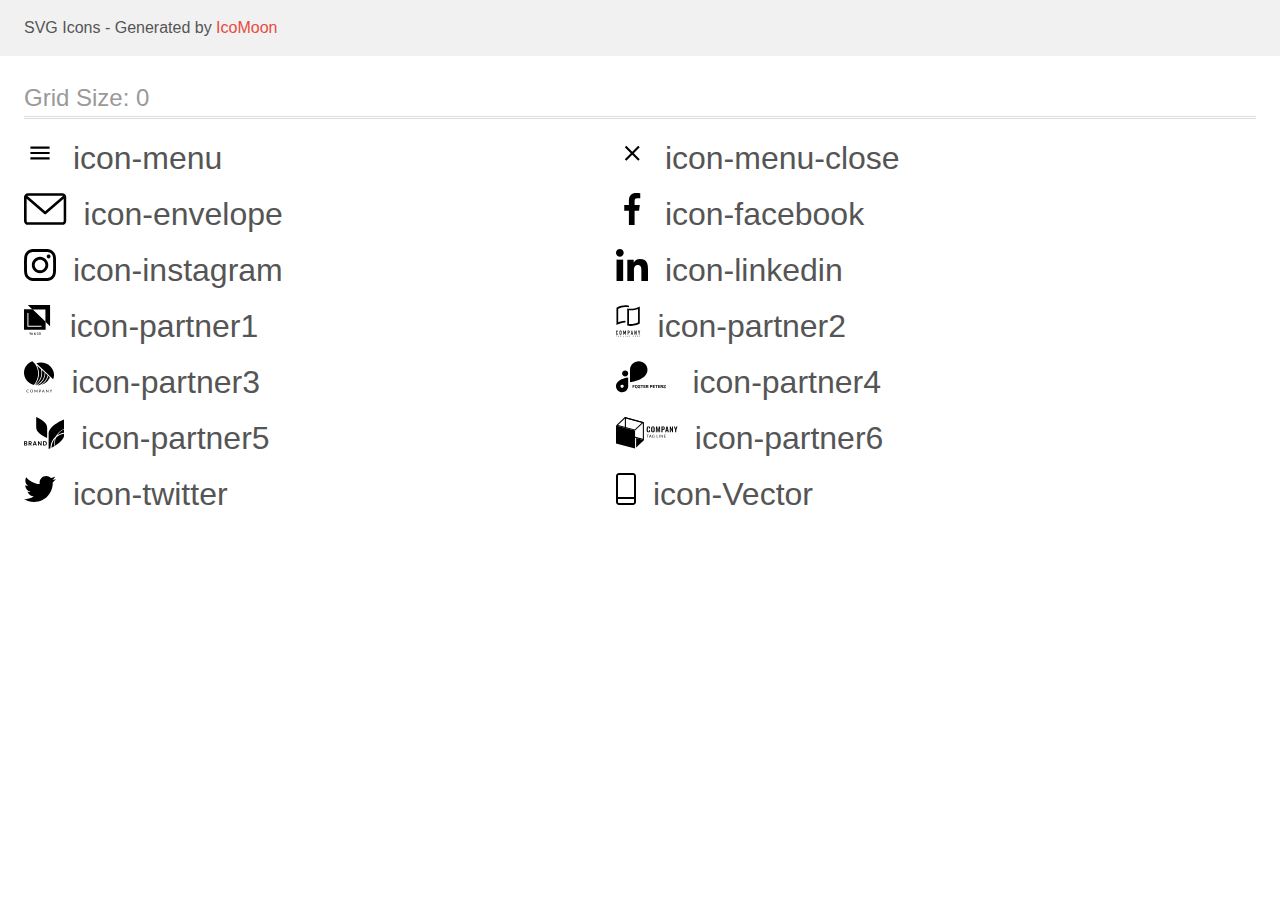
<file: images/icon/icomoon/demo.html>
<!doctype html>
<html>
<head>
    <title>IcoMoon - SVG Icons</title>
    <meta charset="utf-8">
    <meta name="viewport" content="width=device-width, initial-scale=1">
    <link rel="stylesheet" href="demo-files/demo.css">
    <link rel="stylesheet" href="style.css">
</head>
<body>
<svg aria-hidden="true" style="position: absolute; width: 0; height: 0; overflow: hidden;" version="1.1" xmlns="http://www.w3.org/2000/svg" xmlns:xlink="http://www.w3.org/1999/xlink">
<defs>
<symbol id="icon-menu" viewBox="0 0 32 32">
<path d="M6.4 11.733v-2.133h19.2v2.133h-19.2zM6.4 17.067h19.2v-2.133h-19.2v2.133zM6.4 22.4h19.2v-2.133h-19.2v2.133z"></path>
</symbol>
<symbol id="icon-menu-close" viewBox="0 0 32 32">
<path d="M23.733 10.304l-1.504-1.504-5.963 5.963-5.963-5.963-1.504 1.504 5.963 5.963-5.963 5.963 1.504 1.504 5.963-5.963 5.963 5.963 1.504-1.504-5.963-5.963 5.963-5.963z"></path>
</symbol>
<symbol id="icon-envelope" viewBox="0 0 43 32">
<path d="M38.667 0h-34.667c-2.206 0-4 1.794-4 4v24c0 2.206 1.794 4 4 4h34.667c2.206 0 4-1.794 4-4v-24c0-2.206-1.794-4-4-4zM38.667 2.667c0.181 0 0.353 0.038 0.511 0.103l-17.844 15.466-17.844-15.466c0.158-0.066 0.33-0.103 0.511-0.103h34.667zM38.667 29.333h-34.667c-0.736 0-1.333-0.598-1.333-1.333v-22.413l17.793 15.421c0.251 0.217 0.563 0.326 0.874 0.326s0.622-0.108 0.874-0.326l17.793-15.421v22.413c0 0.736-0.598 1.333-1.333 1.333z"></path>
</symbol>
<symbol id="icon-facebook" viewBox="0 0 32 32">
<path d="M21.329 5.313h2.921v-5.088c-0.504-0.069-2.237-0.225-4.256-0.225-4.212 0-7.097 2.649-7.097 7.519v4.481h-4.648v5.688h4.648v14.312h5.699v-14.311h4.46l0.708-5.688h-5.169v-3.919c0.001-1.644 0.444-2.769 2.735-2.769z"></path>
</symbol>
<symbol id="icon-instagram" viewBox="0 0 32 32">
<path d="M31.969 9.408c-0.075-1.7-0.35-2.869-0.744-3.882-0.406-1.075-1.032-2.038-1.851-2.838-0.8-0.813-1.769-1.444-2.832-1.844-1.019-0.394-2.182-0.669-3.882-0.744-1.713-0.081-2.257-0.1-6.601-0.1s-4.888 0.019-6.595 0.094c-1.7 0.075-2.869 0.35-3.882 0.744-1.075 0.406-2.038 1.031-2.838 1.85-0.813 0.8-1.444 1.769-1.844 2.832-0.394 1.019-0.669 2.182-0.744 3.882-0.081 1.713-0.1 2.257-0.1 6.601s0.019 4.888 0.094 6.595c0.075 1.7 0.35 2.869 0.744 3.882 0.406 1.075 1.038 2.038 1.85 2.838 0.8 0.813 1.769 1.444 2.832 1.844 1.019 0.394 2.182 0.669 3.882 0.744 1.706 0.075 2.25 0.094 6.595 0.094s4.888-0.019 6.595-0.094c1.7-0.075 2.869-0.35 3.882-0.744 2.151-0.832 3.851-2.532 4.682-4.682 0.394-1.019 0.669-2.182 0.744-3.882 0.075-1.707 0.094-2.251 0.094-6.595s-0.006-4.888-0.081-6.595zM29.087 22.473c-0.069 1.563-0.331 2.407-0.55 2.969-0.538 1.394-1.644 2.5-3.038 3.038-0.563 0.219-1.413 0.481-2.969 0.55-1.688 0.075-2.194 0.094-6.464 0.094s-4.782-0.019-6.464-0.094c-1.563-0.069-2.407-0.331-2.969-0.55-0.694-0.256-1.325-0.663-1.838-1.194-0.531-0.519-0.938-1.144-1.194-1.838-0.219-0.563-0.481-1.413-0.55-2.969-0.075-1.688-0.094-2.194-0.094-6.464s0.019-4.782 0.094-6.464c0.069-1.563 0.331-2.407 0.55-2.969 0.256-0.694 0.663-1.325 1.2-1.838 0.519-0.531 1.144-0.938 1.838-1.194 0.563-0.219 1.413-0.481 2.969-0.55 1.688-0.075 2.194-0.094 6.464-0.094 4.276 0 4.782 0.019 6.464 0.094 1.563 0.069 2.407 0.331 2.969 0.55 0.694 0.256 1.325 0.662 1.838 1.194 0.531 0.519 0.938 1.144 1.194 1.838 0.219 0.563 0.481 1.413 0.55 2.969 0.075 1.688 0.094 2.194 0.094 6.464s-0.019 4.77-0.094 6.458z"></path>
<path d="M16.059 7.783c-4.538 0-8.22 3.682-8.22 8.22s3.682 8.22 8.22 8.22c4.538 0 8.22-3.682 8.22-8.22s-3.682-8.22-8.22-8.22zM16.059 21.335c-2.944 0-5.332-2.388-5.332-5.332s2.388-5.332 5.332-5.332c2.944 0 5.332 2.388 5.332 5.332s-2.388 5.332-5.332 5.332z"></path>
<path d="M26.524 7.458c0 1.060-0.859 1.919-1.919 1.919s-1.919-0.859-1.919-1.919c0-1.060 0.859-1.919 1.919-1.919s1.919 0.859 1.919 1.919z"></path>
</symbol>
<symbol id="icon-linkedin" viewBox="0 0 32 32">
<path d="M31.992 32v-0.001h0.008v-11.736c0-5.741-1.236-10.164-7.948-10.164-3.227 0-5.392 1.771-6.276 3.449h-0.093v-2.913h-6.364v21.364h6.627v-10.579c0-2.785 0.528-5.479 3.977-5.479 3.399 0 3.449 3.179 3.449 5.657v10.401h6.62z"></path>
<path d="M0.528 10.636h6.635v21.364h-6.635v-21.364z"></path>
<path d="M3.843 0c-2.121 0-3.843 1.721-3.843 3.843s1.721 3.879 3.843 3.879c2.121 0 3.843-1.757 3.843-3.879-0.001-2.121-1.723-3.843-3.843-3.843v0z"></path>
</symbol>
<symbol id="icon-partner1" viewBox="0 0 29 32">
<path d="M3.84 0l4.677 4.428h13.046v12.351l4.677 4.428v-21.206h-22.4z"></path>
<path d="M0 4.241v20.6h21.76v-8.188l-13.105-12.406-8.655-0.005zM17.615 21.828h-14.172v-13.854h1.002v12.916h13.17v0.938z"></path>
<path d="M6.266 28.662l0.523-1.078h0.438l-0.763 1.438v0.837h-0.397v-0.837l-0.764-1.438h0.439l0.523 1.078zM8.513 29.329h-0.881l-0.184 0.53h-0.411l0.859-2.275h0.355l0.861 2.275h-0.412l-0.186-0.53zM7.743 29.010h0.659l-0.33-0.944-0.33 0.944zM10.071 29.244c0-0.105 0.029-0.202 0.086-0.289 0.057-0.089 0.17-0.193 0.339-0.314-0.088-0.111-0.151-0.206-0.186-0.284s-0.052-0.154-0.052-0.227c0-0.178 0.054-0.319 0.162-0.422s0.254-0.156 0.438-0.156c0.166 0 0.301 0.049 0.406 0.147 0.106 0.097 0.159 0.217 0.159 0.361 0 0.095-0.024 0.182-0.072 0.262-0.048 0.079-0.127 0.158-0.236 0.238l-0.155 0.113 0.439 0.519c0.064-0.125 0.095-0.264 0.095-0.417h0.33c0 0.28-0.066 0.51-0.197 0.689l0.334 0.395h-0.441l-0.128-0.152c-0.162 0.122-0.356 0.183-0.581 0.183s-0.405-0.059-0.541-0.178c-0.134-0.12-0.202-0.276-0.202-0.467zM10.824 29.587c0.128 0 0.248-0.043 0.359-0.128l-0.497-0.586-0.048 0.034c-0.125 0.095-0.188 0.203-0.188 0.325 0 0.105 0.034 0.191 0.102 0.256s0.158 0.098 0.272 0.098zM10.615 28.121c0 0.087 0.054 0.197 0.161 0.33l0.173-0.119 0.048-0.039c0.065-0.057 0.097-0.131 0.097-0.22 0-0.059-0.022-0.11-0.067-0.152-0.045-0.043-0.102-0.064-0.17-0.064-0.074 0-0.133 0.025-0.177 0.075s-0.066 0.113-0.066 0.189zM14.748 29.118c-0.023 0.243-0.113 0.432-0.269 0.569-0.156 0.135-0.364 0.203-0.623 0.203-0.181 0-0.341-0.043-0.48-0.128-0.137-0.086-0.244-0.209-0.319-0.367s-0.114-0.342-0.117-0.552v-0.212c0-0.215 0.038-0.404 0.114-0.567s0.185-0.29 0.327-0.378c0.143-0.088 0.307-0.133 0.494-0.133 0.251 0 0.453 0.068 0.606 0.205s0.242 0.329 0.267 0.578h-0.394c-0.019-0.164-0.067-0.281-0.144-0.353-0.076-0.073-0.188-0.109-0.336-0.109-0.172 0-0.304 0.063-0.397 0.189-0.092 0.125-0.139 0.309-0.141 0.552v0.202c0 0.246 0.044 0.433 0.131 0.563s0.218 0.194 0.387 0.194c0.155 0 0.272-0.035 0.35-0.105s0.128-0.186 0.148-0.348h0.394zM16.918 28.78c0 0.223-0.039 0.419-0.116 0.588-0.077 0.168-0.188 0.297-0.331 0.388-0.143 0.090-0.307 0.134-0.494 0.134-0.184 0-0.349-0.045-0.494-0.134-0.144-0.091-0.255-0.219-0.334-0.386-0.078-0.167-0.118-0.359-0.119-0.576v-0.128c0-0.222 0.039-0.418 0.117-0.588 0.079-0.17 0.19-0.299 0.333-0.389 0.144-0.091 0.308-0.136 0.494-0.136s0.349 0.045 0.492 0.134c0.144 0.088 0.255 0.217 0.333 0.384s0.118 0.361 0.119 0.583v0.127zM16.523 28.662c0-0.252-0.048-0.445-0.144-0.58-0.095-0.134-0.23-0.202-0.405-0.202-0.171 0-0.305 0.067-0.402 0.202-0.096 0.133-0.145 0.322-0.147 0.567v0.131c0 0.25 0.048 0.443 0.145 0.58s0.233 0.205 0.406 0.205c0.175 0 0.309-0.067 0.403-0.2 0.095-0.133 0.142-0.328 0.142-0.584v-0.119z"></path>
</symbol>
<symbol id="icon-partner2" viewBox="0 0 25 32">
<path d="M10.447 1.806h0.084c0.156 0 0.324 0.016 0.49 0.030 0.734 0.052 1.463 0.162 2.179 0.329v-1.762c-0.738-0.185-1.491-0.305-2.25-0.358-0.288-0.022-0.595-0.036-0.909-0.044h-0.263c-1.523 0.006-3.039 0.201-4.515 0.582-1.68 0.419-3.293 1.075-4.79 1.948v17.475c1.442-0.783 2.976-1.381 4.566-1.779 1.256-0.32 2.539-0.517 3.833-0.588h0.051c0.216-0.011 0.433-0.017 0.655-0.019v-1.79c-1.681 0.022-3.353 0.244-4.982 0.662-0.602 0.157-1.185 0.325-1.731 0.513l-0.623 0.211v-13.625l0.266-0.128c2.032-0.963 4.229-1.524 6.471-1.651 0.019-0.001 0.037-0.001 0.056 0 0.248-0.013 0.497-0.019 0.741-0.019h0.28c0.129 0.003 0.258 0.006 0.388 0.014z"></path>
<path d="M14.837 3.651c-0.409 0-0.814-0.014-1.205-0.044-0.467-0.034-0.947-0.091-1.401-0.167-0.277-0.047-0.55-0.103-0.814-0.164v17.275c1.12 0.277 2.271 0.413 3.425 0.404 1.523-0.006 3.039-0.201 4.515-0.581 1.68-0.42 3.294-1.075 4.792-1.948v-17.163c-1.442 0.783-2.975 1.381-4.564 1.781-1.551 0.398-3.145 0.603-4.747 0.609zM21.745 3.95l0.623-0.21v13.63l-0.266 0.128c-1.021 0.486-2.087 0.869-3.184 1.144-1.331 0.344-2.7 0.522-4.074 0.527-0.411 0-0.819-0.017-1.214-0.052l-0.427-0.038v-14.017l0.497 0.033c0.361 0.023 0.735 0.034 1.141 0.034 1.745-0.006 3.482-0.229 5.173-0.663 0.581-0.153 1.158-0.325 1.731-0.518z"></path>
<path d="M1.684 25.977c-0.090-0.093-0.197-0.166-0.317-0.214s-0.247-0.071-0.376-0.066c-0.137-0.002-0.273 0.024-0.4 0.075-0.117 0.046-0.222 0.116-0.311 0.205s-0.156 0.196-0.201 0.313c-0.049 0.123-0.073 0.254-0.072 0.387v2.335c-0.006 0.165 0.026 0.328 0.092 0.479 0.055 0.12 0.135 0.226 0.233 0.313 0.093 0.079 0.203 0.135 0.321 0.166 0.114 0.032 0.231 0.048 0.349 0.049 0.13 0.001 0.259-0.027 0.377-0.081 0.117-0.051 0.222-0.124 0.311-0.216 0.087-0.091 0.156-0.197 0.204-0.313 0.050-0.118 0.075-0.244 0.075-0.372v-0.261h-0.61v0.208c0.002 0.071-0.010 0.142-0.036 0.208-0.020 0.050-0.050 0.095-0.089 0.131-0.038 0.031-0.081 0.053-0.128 0.067-0.041 0.014-0.084 0.021-0.128 0.022-0.054 0.006-0.11-0.002-0.16-0.024s-0.094-0.057-0.126-0.101c-0.058-0.094-0.086-0.203-0.081-0.313v-2.177c-0.004-0.121 0.022-0.241 0.075-0.349 0.032-0.049 0.077-0.089 0.129-0.114s0.112-0.034 0.17-0.027c0.053-0.002 0.105 0.009 0.152 0.032s0.089 0.057 0.12 0.099c0.068 0.090 0.104 0.2 0.101 0.313v0.202h0.604v-0.238c0.001-0.14-0.024-0.278-0.075-0.408-0.045-0.122-0.114-0.234-0.204-0.329z"></path>
<path d="M5.31 25.95c-0.195-0.164-0.44-0.255-0.694-0.257-0.124 0-0.248 0.023-0.364 0.066-0.119 0.042-0.228 0.107-0.322 0.191-0.101 0.091-0.182 0.202-0.237 0.327-0.061 0.143-0.092 0.297-0.089 0.452v2.239c-0.004 0.158 0.026 0.314 0.089 0.459 0.055 0.12 0.136 0.227 0.237 0.313 0.093 0.087 0.203 0.154 0.322 0.197 0.117 0.043 0.24 0.065 0.364 0.066s0.248-0.023 0.364-0.066c0.121-0.044 0.233-0.111 0.33-0.197 0.097-0.087 0.176-0.194 0.23-0.313 0.063-0.145 0.093-0.301 0.089-0.459v-2.239c0.003-0.155-0.027-0.31-0.089-0.452-0.054-0.123-0.133-0.235-0.23-0.327zM5.025 28.969c0.005 0.060-0.003 0.12-0.024 0.176s-0.054 0.107-0.097 0.148c-0.081 0.068-0.182 0.105-0.287 0.105s-0.207-0.037-0.287-0.105c-0.043-0.041-0.076-0.092-0.097-0.148s-0.029-0.116-0.024-0.176v-2.239c-0.005-0.060 0.003-0.12 0.024-0.176s0.054-0.107 0.097-0.148c0.081-0.068 0.182-0.105 0.287-0.105s0.207 0.037 0.287 0.105c0.043 0.041 0.076 0.092 0.097 0.148s0.029 0.116 0.024 0.176v2.239z"></path>
<path d="M10.072 29.969v-4.239h-0.587l-0.771 2.244h-0.011l-0.777-2.244h-0.581v4.239h0.606v-2.579h0.011l0.593 1.823h0.302l0.598-1.823h0.011v2.579h0.606z"></path>
<path d="M13.513 26.027c-0.093-0.105-0.211-0.184-0.342-0.232-0.142-0.046-0.29-0.068-0.439-0.066h-0.9v4.239h0.604v-1.656h0.311c0.188 0.009 0.376-0.031 0.545-0.116 0.137-0.076 0.252-0.188 0.332-0.324 0.070-0.113 0.117-0.238 0.139-0.369 0.024-0.16 0.035-0.321 0.033-0.482 0.006-0.204-0.014-0.407-0.059-0.606-0.040-0.147-0.117-0.281-0.223-0.39zM13.201 27.319c-0.003 0.077-0.022 0.152-0.056 0.221-0.035 0.065-0.089 0.117-0.156 0.149-0.089 0.040-0.187 0.058-0.285 0.053h-0.276v-1.441h0.311c0.094-0.005 0.187 0.014 0.273 0.053 0.062 0.036 0.112 0.091 0.142 0.157 0.033 0.074 0.051 0.155 0.053 0.236 0 0.089 0 0.183 0 0.282s0.006 0.2 0 0.291h-0.006z"></path>
<path d="M16.374 25.73h-0.495l-0.934 4.239h0.604l0.177-0.911h0.824l0.177 0.911h0.604l-0.957-4.239zM15.817 28.481l0.297-1.537h0.011l0.296 1.537h-0.604z"></path>
<path d="M20.277 28.284h-0.011l-0.912-2.554h-0.581v4.239h0.604v-2.549h0.012l0.923 2.549h0.568v-4.239h-0.604v2.554z"></path>
<path d="M23.968 25.73l-0.486 1.685h-0.012l-0.486-1.685h-0.64l0.83 2.447v1.792h0.604v-1.792l0.83-2.447h-0.64z"></path>
<path d="M0 31.166h0.291v0.817h0.198v-0.817h0.29v-0.167h-0.778v0.167z"></path>
<path d="M2.447 30.998l-0.381 0.984h0.21l0.081-0.224h0.392l0.084 0.224h0.215l-0.391-0.984h-0.21zM2.416 31.593l0.134-0.365 0.134 0.365h-0.268z"></path>
<path d="M4.866 31.62h0.227v0.127c-0.066 0.053-0.149 0.082-0.234 0.083-0.040 0.002-0.079-0.005-0.116-0.021s-0.068-0.041-0.093-0.072c-0.052-0.075-0.078-0.165-0.073-0.257 0-0.219 0.095-0.329 0.283-0.329 0.050-0.005 0.099 0.008 0.14 0.037s0.070 0.071 0.082 0.12l0.195-0.038c-0.042-0.192-0.181-0.289-0.417-0.289-0.127-0.003-0.25 0.042-0.344 0.127-0.050 0.049-0.088 0.108-0.112 0.174s-0.034 0.135-0.029 0.205c-0.006 0.135 0.039 0.267 0.126 0.369 0.048 0.050 0.107 0.088 0.171 0.113s0.134 0.035 0.203 0.031c0.154 0.004 0.304-0.052 0.417-0.157v-0.388h-0.427v0.166z"></path>
<path d="M7.337 30.998h-0.199v0.984h0.69v-0.167h-0.49v-0.817z"></path>
<path d="M9.426 30.998h-0.199v0.984h0.199v-0.984z"></path>
<path d="M11.469 31.656l-0.403-0.657h-0.193v0.984h0.185v-0.643l0.395 0.643h0.198v-0.984h-0.182v0.657z"></path>
<path d="M13.315 31.549h0.49v-0.167h-0.49v-0.216h0.528v-0.167h-0.727v0.984h0.747v-0.167h-0.548v-0.266z"></path>
<path d="M17.792 31.387h-0.388v-0.388h-0.198v0.984h0.198v-0.43h0.388v0.43h0.198v-0.984h-0.198v0.388z"></path>
<path d="M19.649 31.549h0.492v-0.167h-0.492v-0.216h0.529v-0.167h-0.727v0.984h0.746v-0.167h-0.548v-0.266z"></path>
<path d="M22.168 31.549c0.171-0.027 0.258-0.117 0.258-0.274 0.005-0.042-0.001-0.084-0.018-0.123s-0.044-0.072-0.078-0.096c-0.089-0.045-0.189-0.065-0.288-0.058h-0.417v0.984h0.198v-0.412h0.039c0.042-0.003 0.084 0.005 0.123 0.022 0.029 0.018 0.053 0.043 0.070 0.072l0.215 0.313h0.237l-0.12-0.192c-0.053-0.095-0.128-0.176-0.218-0.236zM21.969 31.413h-0.146v-0.247h0.156c0.068-0.005 0.136 0.002 0.201 0.023 0.014 0.013 0.026 0.029 0.033 0.046s0.011 0.037 0.010 0.056c-0.001 0.019-0.006 0.038-0.015 0.055s-0.022 0.032-0.037 0.043c-0.065 0.020-0.133 0.028-0.201 0.023z"></path>
<path d="M24.067 31.549h0.49v-0.167h-0.49v-0.216h0.529v-0.167h-0.729v0.984h0.747v-0.167h-0.548v-0.266z"></path>
</symbol>
<symbol id="icon-partner3" viewBox="0 0 31 32">
<path d="M4.722 31.103c0.011 0 0.022 0.003 0.032 0.007s0.019 0.011 0.027 0.018l0.153 0.161c-0.119 0.13-0.266 0.234-0.431 0.305-0.193 0.077-0.401 0.115-0.611 0.109-0.197 0.004-0.392-0.031-0.574-0.102-0.164-0.065-0.312-0.164-0.433-0.288-0.123-0.129-0.218-0.28-0.279-0.445-0.067-0.184-0.1-0.377-0.098-0.571-0.003-0.195 0.033-0.39 0.105-0.573 0.067-0.166 0.168-0.317 0.297-0.445 0.131-0.126 0.287-0.224 0.459-0.29 0.189-0.070 0.389-0.104 0.591-0.102 0.188-0.004 0.375 0.027 0.549 0.093 0.152 0.063 0.291 0.15 0.412 0.257l-0.128 0.171c-0.009 0.012-0.020 0.023-0.033 0.031-0.015 0.010-0.033 0.014-0.052 0.013-0.020-0.001-0.039-0.008-0.056-0.018l-0.069-0.046-0.096-0.058c-0.041-0.022-0.084-0.041-0.128-0.057-0.057-0.019-0.115-0.035-0.174-0.046-0.075-0.013-0.151-0.019-0.228-0.018-0.146-0.002-0.29 0.024-0.425 0.077-0.126 0.048-0.239 0.122-0.333 0.215-0.095 0.099-0.169 0.216-0.216 0.343-0.054 0.145-0.080 0.298-0.078 0.452-0.002 0.156 0.024 0.312 0.078 0.46 0.047 0.126 0.119 0.242 0.212 0.341 0.088 0.093 0.196 0.165 0.318 0.212 0.125 0.049 0.259 0.074 0.394 0.073 0.078 0.001 0.156-0.004 0.234-0.015 0.126-0.015 0.247-0.056 0.354-0.122 0.054-0.034 0.104-0.072 0.151-0.113 0.020-0.018 0.046-0.028 0.073-0.029z"></path>
<path d="M9.144 30.296c0.002 0.194-0.033 0.386-0.103 0.567-0.062 0.165-0.161 0.315-0.288 0.44s-0.282 0.224-0.452 0.289c-0.375 0.136-0.789 0.136-1.164 0-0.169-0.066-0.323-0.165-0.45-0.29-0.128-0.128-0.227-0.279-0.291-0.445-0.138-0.367-0.138-0.769 0-1.136 0.065-0.166 0.164-0.317 0.291-0.447 0.128-0.121 0.281-0.216 0.45-0.279 0.374-0.139 0.79-0.139 1.164 0 0.17 0.066 0.324 0.165 0.452 0.29 0.126 0.127 0.224 0.276 0.289 0.44 0.071 0.183 0.106 0.376 0.103 0.571zM8.742 30.296c0.003-0.155-0.022-0.309-0.073-0.456-0.043-0.126-0.113-0.242-0.205-0.341-0.090-0.094-0.2-0.167-0.323-0.215-0.272-0.1-0.574-0.1-0.846 0-0.123 0.048-0.234 0.121-0.324 0.215-0.093 0.098-0.164 0.215-0.207 0.341-0.097 0.297-0.097 0.615 0 0.912 0.043 0.126 0.114 0.242 0.207 0.341 0.090 0.093 0.2 0.166 0.324 0.213 0.273 0.097 0.573 0.097 0.846 0 0.123-0.047 0.234-0.12 0.323-0.213 0.092-0.099 0.162-0.215 0.205-0.341 0.051-0.147 0.076-0.301 0.073-0.456z"></path>
<path d="M12.161 30.774l0.040 0.102c0.015-0.036 0.029-0.069 0.044-0.102 0.015-0.034 0.031-0.068 0.050-0.1l0.978-1.694c0.019-0.029 0.036-0.047 0.056-0.053 0.026-0.008 0.053-0.011 0.080-0.009h0.289v2.755h-0.343v-2.026c0-0.026 0-0.055 0-0.086-0.002-0.032-0.002-0.063 0-0.095l-0.984 1.718c-0.012 0.026-0.033 0.047-0.058 0.063s-0.054 0.023-0.084 0.023h-0.056c-0.030 0-0.059-0.007-0.084-0.023s-0.045-0.037-0.057-0.063l-1.013-1.729c0 0.033 0 0.066 0 0.099s0 0.062 0 0.088v2.026h-0.331v-2.75h0.289c0.027-0.002 0.054 0.002 0.080 0.009 0.024 0.011 0.043 0.030 0.054 0.053l0.999 1.696c0.020 0.031 0.036 0.064 0.050 0.098z"></path>
<path d="M15.842 30.638v1.032h-0.383v-2.752h0.854c0.161-0.003 0.322 0.017 0.477 0.060 0.124 0.033 0.239 0.092 0.337 0.171 0.085 0.075 0.151 0.167 0.191 0.27 0.045 0.112 0.067 0.232 0.065 0.352 0.002 0.121-0.022 0.24-0.071 0.352-0.046 0.106-0.117 0.2-0.207 0.275-0.098 0.083-0.214 0.145-0.339 0.182-0.149 0.045-0.305 0.067-0.461 0.064l-0.463-0.007zM15.842 30.342h0.463c0.101 0.001 0.201-0.013 0.297-0.042 0.079-0.025 0.152-0.066 0.214-0.119 0.058-0.050 0.102-0.113 0.13-0.182 0.031-0.074 0.047-0.152 0.046-0.232 0.004-0.076-0.009-0.153-0.038-0.224s-0.075-0.135-0.134-0.188c-0.146-0.109-0.33-0.162-0.515-0.148h-0.463v1.134z"></path>
<path d="M20.987 31.673h-0.302c-0.030 0.001-0.060-0.008-0.084-0.026-0.022-0.017-0.039-0.039-0.050-0.064l-0.26-0.666h-1.307l-0.27 0.666c-0.010 0.024-0.026 0.046-0.048 0.062-0.024 0.019-0.055 0.028-0.086 0.027h-0.302l1.148-2.756h0.398l1.164 2.756zM19.092 30.65h1.080l-0.456-1.122c-0.035-0.084-0.064-0.171-0.086-0.259l-0.044 0.144c-0.013 0.044-0.029 0.084-0.042 0.117l-0.452 1.12z"></path>
<path d="M22.641 28.931c0.023 0.012 0.043 0.029 0.057 0.049l1.675 2.077c0-0.033 0-0.066 0-0.097s0-0.062 0-0.091v-1.951h0.343v2.756h-0.191c-0.027 0.001-0.054-0.005-0.078-0.016-0.024-0.013-0.044-0.030-0.061-0.051l-1.673-2.075c0.002 0.032 0.002 0.063 0 0.095 0 0.031 0 0.058 0 0.084v1.964h-0.343v-2.756h0.203c0.024-0.001 0.047 0.004 0.069 0.013z"></path>
<path d="M27.537 30.577v1.094h-0.383v-1.094l-1.059-1.66h0.343c0.029-0.002 0.059 0.007 0.082 0.024 0.021 0.018 0.038 0.039 0.052 0.062l0.662 1.071c0.027 0.046 0.050 0.088 0.069 0.128s0.034 0.078 0.048 0.117l0.050-0.119c0.019-0.043 0.040-0.085 0.065-0.126l0.653-1.078c0.014-0.021 0.030-0.041 0.050-0.058 0.023-0.019 0.052-0.029 0.082-0.027h0.346l-1.060 1.667z"></path>
<path d="M11.971 24.293c0.167 0.020 0.335 0.036 0.505 0.051 2.583-1.101 4.768-2.902 6.282-5.18s2.29-4.929 2.231-7.624l-2.846-2.712c0.579 2.869 0.308 5.836-0.782 8.567s-2.956 5.12-5.389 6.898z"></path>
<path d="M10.955 24.167l0.077 0.015c2.6-1.772 4.583-4.247 5.691-7.104s1.292-5.965 0.526-8.922l-4.054-3.862c1.64 3.175 2.3 6.728 1.903 10.246s-1.833 6.857-4.143 9.628z"></path>
<path d="M24.704 14.725c-0.689 2.961-2.362 5.632-4.77 7.616-0.703 0.582-1.462 1.101-2.266 1.55 1.961-0.549 3.764-1.52 5.269-2.838s2.672-2.947 3.412-4.763l-1.644-1.565z"></path>
<path d="M24.059 14.289l-2.341-2.23c-0.045 2.543-0.803 5.028-2.197 7.197s-3.372 3.943-5.729 5.137h0.011c0.525-0 1.050-0.030 1.572-0.089 2.203-0.857 4.148-2.219 5.664-3.967s2.553-3.825 3.021-6.047z"></path>
<path d="M11.294 2.664l-2.793-2.664c-2.497 0.919-4.644 2.535-6.161 4.636s-2.332 4.589-2.34 7.139v0c0.009 2.818 1.005 5.552 2.829 7.77s4.372 3.793 7.242 4.476c2.561-2.973 4.061-6.647 4.281-10.488s-0.851-7.648-3.058-10.869z"></path>
<path d="M30.512 13.878c-0.010-3.343-1.409-6.546-3.89-8.91s-5.843-3.696-9.352-3.706c-1.621-0.002-3.229 0.283-4.741 0.841l17.099 16.291c0.585-1.44 0.885-2.971 0.884-4.515z"></path>
</symbol>
<symbol id="icon-partner4" viewBox="0 0 60 32">
<path d="M9.229 9.548h-0.002c-1.684 0-3.048 1.33-3.048 2.971v0.002c0 1.641 1.365 2.971 3.048 2.971h0.002c1.684 0 3.048-1.33 3.048-2.971v-0.002c0-1.641-1.365-2.971-3.048-2.971z"></path>
<path d="M31.73 8.599c-0.005-2.279-0.936-4.463-2.589-6.074s-3.894-2.519-6.233-2.524v0c-2.339 0.004-4.581 0.911-6.235 2.523s-2.586 3.796-2.59 6.076v12.566c0 0 17.645-1.915 17.647-12.564v-0.002z"></path>
<path d="M-0 25.289c0.004 1.586 0.652 3.105 1.803 4.226s2.709 1.753 4.336 1.758c1.627-0.005 3.185-0.636 4.336-1.757s1.799-2.64 1.803-4.225v-8.744c0 0-12.278 1.334-12.278 8.742zM6.139 26.856c-0.318 0-0.629-0.092-0.893-0.264s-0.47-0.417-0.592-0.703-0.154-0.601-0.091-0.905c0.062-0.304 0.215-0.583 0.44-0.802s0.511-0.368 0.823-0.429c0.312-0.060 0.635-0.029 0.929 0.089s0.545 0.319 0.721 0.577c0.177 0.258 0.271 0.561 0.271 0.87 0.001 0.206-0.040 0.411-0.121 0.601s-0.199 0.364-0.348 0.51c-0.149 0.146-0.327 0.262-0.522 0.341s-0.405 0.12-0.617 0.12v-0.006z"></path>
<path d="M18.671 25.884h-1.256v1.297h-0.654v-3.174h2.067v0.53h-1.413v0.82h1.256v0.528zM21.815 25.666c0 0.312-0.055 0.587-0.166 0.822s-0.269 0.417-0.475 0.545c-0.205 0.128-0.44 0.192-0.706 0.192-0.263 0-0.498-0.063-0.704-0.19s-0.366-0.307-0.48-0.541c-0.113-0.235-0.171-0.506-0.172-0.811v-0.157c0-0.312 0.056-0.587 0.168-0.824 0.113-0.238 0.273-0.421 0.477-0.547 0.206-0.128 0.442-0.192 0.706-0.192s0.499 0.064 0.704 0.192c0.206 0.126 0.366 0.309 0.477 0.547 0.113 0.237 0.17 0.511 0.17 0.822v0.142zM21.152 25.522c0-0.333-0.060-0.586-0.179-0.759s-0.289-0.259-0.51-0.259c-0.219 0-0.389 0.086-0.508 0.257-0.119 0.17-0.18 0.42-0.181 0.75v0.155c0 0.324 0.060 0.576 0.179 0.754s0.291 0.268 0.515 0.268c0.22 0 0.388-0.086 0.506-0.257 0.118-0.173 0.177-0.424 0.179-0.754v-0.155zM23.936 26.348c0-0.124-0.044-0.218-0.131-0.283-0.087-0.067-0.244-0.137-0.471-0.209-0.227-0.074-0.406-0.147-0.539-0.218-0.36-0.195-0.541-0.457-0.541-0.787 0-0.172 0.048-0.324 0.144-0.458 0.097-0.135 0.236-0.241 0.416-0.316 0.182-0.076 0.385-0.113 0.61-0.113 0.227 0 0.429 0.041 0.606 0.124 0.177 0.081 0.315 0.197 0.412 0.347 0.099 0.15 0.148 0.32 0.148 0.51h-0.654c0-0.145-0.046-0.258-0.137-0.338-0.092-0.081-0.22-0.122-0.386-0.122-0.16 0-0.284 0.034-0.373 0.102-0.089 0.067-0.133 0.156-0.133 0.266 0 0.103 0.052 0.19 0.155 0.259 0.105 0.070 0.258 0.135 0.46 0.196 0.372 0.112 0.643 0.251 0.813 0.416s0.255 0.372 0.255 0.619c0 0.275-0.104 0.491-0.312 0.648-0.208 0.156-0.488 0.233-0.839 0.233-0.244 0-0.467-0.044-0.667-0.133-0.201-0.090-0.354-0.213-0.46-0.368-0.105-0.156-0.157-0.336-0.157-0.541h0.656c0 0.35 0.209 0.525 0.628 0.525 0.156 0 0.277-0.031 0.364-0.094 0.087-0.064 0.131-0.153 0.131-0.266zM27.427 24.536h-0.972v2.645h-0.654v-2.645h-0.959v-0.53h2.586v0.53zM29.712 25.805h-1.256v0.85h1.474v0.525h-2.128v-3.174h2.124v0.53h-1.469v0.757h1.256v0.512zM31.489 26.019h-0.521v1.162h-0.654v-3.174h1.18c0.375 0 0.664 0.084 0.868 0.251s0.305 0.403 0.305 0.709c0 0.217-0.047 0.397-0.142 0.543-0.093 0.144-0.235 0.259-0.425 0.344l0.687 1.297v0.030h-0.702l-0.595-1.162zM30.967 25.489h0.528c0.164 0 0.291-0.041 0.382-0.124 0.090-0.084 0.135-0.2 0.135-0.347 0-0.15-0.043-0.267-0.129-0.353-0.084-0.086-0.214-0.129-0.39-0.129h-0.525v0.953zM34.931 26.063v1.118h-0.654v-3.174h1.238c0.238 0 0.448 0.044 0.628 0.131 0.182 0.087 0.321 0.212 0.419 0.373 0.097 0.16 0.146 0.342 0.146 0.547 0 0.311-0.107 0.557-0.321 0.737-0.212 0.179-0.507 0.268-0.883 0.268h-0.573zM34.931 25.533h0.584c0.173 0 0.305-0.041 0.395-0.122 0.092-0.081 0.137-0.198 0.137-0.349 0-0.156-0.046-0.281-0.137-0.377s-0.218-0.145-0.379-0.148h-0.6v0.996zM39.069 25.805h-1.256v0.85h1.474v0.525h-2.128v-3.174h2.124v0.53h-1.469v0.757h1.256v0.512zM42.104 24.536h-0.972v2.645h-0.654v-2.645h-0.959v-0.53h2.586v0.53zM44.389 25.805h-1.256v0.85h1.474v0.525h-2.128v-3.174h2.124v0.53h-1.469v0.757h1.256v0.512zM46.166 26.019h-0.521v1.162h-0.654v-3.174h1.179c0.375 0 0.664 0.084 0.868 0.251s0.305 0.403 0.305 0.709c0 0.217-0.047 0.397-0.142 0.543-0.093 0.144-0.235 0.259-0.425 0.344l0.687 1.297v0.030h-0.702l-0.595-1.162zM45.645 25.489h0.528c0.164 0 0.291-0.041 0.382-0.124 0.090-0.084 0.135-0.2 0.135-0.347 0-0.15-0.043-0.267-0.129-0.353-0.084-0.086-0.214-0.129-0.39-0.129h-0.525v0.953zM49.489 26.348c0-0.124-0.044-0.218-0.131-0.283-0.087-0.067-0.244-0.137-0.471-0.209-0.227-0.074-0.406-0.147-0.538-0.218-0.36-0.195-0.541-0.457-0.541-0.787 0-0.172 0.048-0.324 0.144-0.458 0.097-0.135 0.236-0.241 0.416-0.316 0.182-0.076 0.385-0.113 0.61-0.113 0.227 0 0.429 0.041 0.606 0.124 0.177 0.081 0.315 0.197 0.412 0.347 0.099 0.15 0.148 0.32 0.148 0.51h-0.654c0-0.145-0.046-0.258-0.137-0.338-0.092-0.081-0.22-0.122-0.386-0.122-0.16 0-0.284 0.034-0.373 0.102-0.089 0.067-0.133 0.156-0.133 0.266 0 0.103 0.052 0.19 0.155 0.259 0.105 0.070 0.258 0.135 0.46 0.196 0.372 0.112 0.643 0.251 0.813 0.416s0.255 0.372 0.255 0.619c0 0.275-0.104 0.491-0.312 0.648-0.208 0.156-0.488 0.233-0.839 0.233-0.244 0-0.467-0.044-0.667-0.133-0.201-0.090-0.354-0.213-0.46-0.368-0.105-0.156-0.157-0.336-0.157-0.541h0.656c0 0.35 0.209 0.525 0.628 0.525 0.156 0 0.277-0.031 0.364-0.094 0.087-0.064 0.131-0.153 0.131-0.266z"></path>
</symbol>
<symbol id="icon-partner5" viewBox="0 0 40 32">
<path d="M3.055 26.742c0.156 0.194 0.24 0.438 0.236 0.688 0.008 0.163-0.021 0.326-0.084 0.476s-0.159 0.285-0.281 0.393c-0.304 0.231-0.681 0.343-1.061 0.317h-1.865v-4.361h1.827c0.361-0.024 0.718 0.078 1.012 0.29 0.118 0.099 0.211 0.224 0.273 0.366s0.089 0.296 0.081 0.45c0.011 0.241-0.065 0.477-0.212 0.667-0.142 0.173-0.338 0.293-0.556 0.341 0.247 0.045 0.471 0.177 0.63 0.373zM0.868 26.084h0.781c0.177 0.013 0.354-0.038 0.496-0.145 0.059-0.053 0.104-0.12 0.133-0.193s0.041-0.153 0.034-0.233c0.006-0.079-0.006-0.158-0.035-0.232s-0.073-0.14-0.13-0.194c-0.147-0.11-0.329-0.162-0.511-0.147h-0.768v1.144zM2.222 27.756c0.063-0.055 0.112-0.123 0.144-0.2s0.046-0.16 0.041-0.243c0.005-0.084-0.010-0.168-0.042-0.246s-0.083-0.147-0.146-0.202c-0.153-0.114-0.341-0.17-0.53-0.158h-0.819v1.199h0.83c0.187 0.011 0.372-0.043 0.524-0.151z"></path>
<path d="M6.79 28.617l-1.016-1.704h-0.382v1.704h-0.874v-4.361h1.655c0.417-0.029 0.83 0.104 1.152 0.371 0.231 0.237 0.371 0.549 0.393 0.879s-0.073 0.659-0.27 0.925c-0.204 0.235-0.483 0.391-0.789 0.443l1.082 1.743h-0.951zM5.392 26.318h0.715c0.497 0 0.745-0.22 0.745-0.66 0.005-0.090-0.008-0.18-0.040-0.264s-0.080-0.161-0.143-0.226c-0.157-0.131-0.359-0.195-0.562-0.177h-0.724l0.008 1.327z"></path>
<path d="M11.568 27.739h-1.742l-0.308 0.878h-0.917l1.6-4.312h0.991l1.593 4.312h-0.917l-0.301-0.878zM11.335 27.079l-0.637-1.841-0.637 1.841h1.273z"></path>
<path d="M17.55 28.617h-0.868l-1.946-2.965v2.965h-0.866v-4.361h0.866l1.946 2.983v-2.983h0.868v4.361z"></path>
<path d="M22.502 27.573c-0.179 0.329-0.453 0.597-0.785 0.769-0.378 0.192-0.797 0.286-1.22 0.275h-1.545v-4.361h1.545c0.422-0.011 0.841 0.081 1.22 0.268 0.332 0.168 0.606 0.433 0.785 0.761 0.179 0.355 0.272 0.747 0.272 1.144s-0.093 0.789-0.272 1.144zM21.509 27.469c0.248-0.29 0.384-0.659 0.384-1.041s-0.136-0.751-0.384-1.041c-0.299-0.262-0.69-0.396-1.086-0.371h-0.603v2.823h0.603c0.397 0.025 0.787-0.108 1.086-0.371z"></path>
<path d="M12.111 0c0 0 11.201 4.246 10.963 10.39v10.392c0 0-11.193-4.248-10.959-10.392l-0.004-10.39z"></path>
<path d="M33.054 18.349c2.115-1.462 4.562-2.367 7.117-2.633v-3.253c-2.943 1.139-5.44 3.204-7.117 5.886z"></path>
<path d="M31.783 19.329c1.731-3.5 4.733-6.202 8.388-7.548v-9.374c0 0-15.952 6.048-15.614 14.797v14.795c0 0 0.711-0.27 1.829-0.778 0-0.473 0-0.95 0.051-1.43 0.33-4.062 2.253-7.826 5.347-10.464z"></path>
<path d="M30.266 24.825c0.084-1.026 0.271-2.041 0.558-3.029-1.926 2.279-3.093 5.106-3.335 8.085-0.023 0.281-0.036 0.562-0.042 0.852 0.906-0.437 1.96-0.982 3.068-1.623-0.283-1.409-0.366-2.851-0.248-4.284z"></path>
<path d="M30.9 24.878c-0.106 1.296-0.040 2.601 0.197 3.879 4.358-2.618 9.255-6.664 9.067-11.553v-0.426c-3.114 0.35-6.027 1.716-8.292 3.89-0.53 1.347-0.858 2.766-0.972 4.21z"></path>
</symbol>
<symbol id="icon-partner6" viewBox="0 0 62 32">
<path d="M31.124 14.854c-0.291-0.424-0.43-0.926-0.397-1.431v-2.075c0-0.636 0.132-1.119 0.395-1.45s0.715-0.495 1.356-0.494c0.602 0 1.029 0.141 1.282 0.422 0.276 0.359 0.41 0.798 0.379 1.241v0.488h-1.077v-0.494c0.004-0.162-0.007-0.323-0.031-0.483-0.016-0.109-0.070-0.211-0.154-0.287-0.111-0.082-0.25-0.122-0.39-0.112-0.148-0.010-0.294 0.032-0.41 0.118-0.094 0.085-0.156 0.196-0.178 0.317-0.031 0.169-0.045 0.341-0.042 0.513v2.518c-0.017 0.243 0.031 0.486 0.138 0.707 0.054 0.075 0.128 0.134 0.215 0.171s0.183 0.051 0.278 0.040c0.138 0.011 0.275-0.030 0.381-0.114 0.088-0.082 0.144-0.19 0.161-0.306 0.025-0.167 0.036-0.336 0.033-0.505v-0.511h1.077v0.466c0.030 0.462-0.101 0.92-0.372 1.304-0.247 0.308-0.669 0.462-1.289 0.462s-1.088-0.165-1.353-0.507z"></path>
<path d="M35.607 14.876c-0.272-0.323-0.408-0.794-0.408-1.416v-2.182c0-0.616 0.136-1.083 0.408-1.399s0.727-0.474 1.364-0.473c0.633 0 1.086 0.158 1.358 0.473 0.272 0.317 0.41 0.783 0.41 1.399v2.182c0 0.616-0.138 1.089-0.415 1.414s-0.727 0.488-1.353 0.488c-0.626 0-1.090-0.165-1.364-0.485zM37.474 14.352c0.097-0.202 0.142-0.424 0.129-0.646v-2.672c0.013-0.218-0.031-0.435-0.127-0.633-0.055-0.076-0.131-0.137-0.22-0.174s-0.187-0.050-0.284-0.037c-0.097-0.013-0.195 0-0.285 0.037s-0.166 0.097-0.221 0.174c-0.098 0.198-0.142 0.415-0.129 0.633v2.685c-0.014 0.222 0.031 0.444 0.129 0.646 0.063 0.068 0.14 0.123 0.227 0.16s0.181 0.057 0.277 0.057c0.096 0 0.19-0.019 0.277-0.057s0.164-0.092 0.227-0.16v-0.013z"></path>
<path d="M40.035 9.468h1.159l0.872 4.027 0.892-4.027h1.128l0.114 5.812h-0.834l-0.089-4.040-0.861 4.040h-0.669l-0.892-4.054-0.082 4.054h-0.843l0.105-5.812z"></path>
<path d="M45.5 9.468h1.806c1.040 0 1.561 0.55 1.561 1.65 0 1.054-0.548 1.58-1.643 1.579h-0.615v2.583h-1.115l0.007-5.812zM47.042 11.952c0.11 0.013 0.222 0.004 0.328-0.028s0.203-0.085 0.285-0.156c0.128-0.196 0.184-0.427 0.16-0.656 0.006-0.177-0.012-0.355-0.053-0.528-0.016-0.058-0.044-0.112-0.082-0.159s-0.086-0.087-0.141-0.117c-0.155-0.070-0.326-0.102-0.497-0.093h-0.432v1.737h0.432z"></path>
<path d="M50.474 9.468h1.197l1.228 5.812h-1.039l-0.243-1.34h-1.068l-0.25 1.34h-1.055l1.228-5.812zM51.497 13.267l-0.417-2.44-0.417 2.44h0.834z"></path>
<path d="M53.892 9.468h0.78l1.494 3.316v-3.316h0.925v5.812h-0.742l-1.503-3.461v3.461h-0.957l0.002-5.812z"></path>
<path d="M59.258 13.064l-1.242-3.588h1.046l0.758 2.305 0.711-2.305h1.023l-1.226 3.588v2.216h-1.070v-2.216z"></path>
<path d="M32.845 17.822v0.304h-0.91v2.362h-0.381v-2.362h-0.914v-0.304h2.205z"></path>
<path d="M35.697 20.488h-0.294c-0.030 0.002-0.059-0.007-0.083-0.025-0.022-0.015-0.039-0.037-0.049-0.061l-0.263-0.633h-1.262l-0.263 0.633c-0.007 0.026-0.021 0.051-0.040 0.072-0.023 0.018-0.053 0.027-0.083 0.025h-0.294l1.115-2.666h0.388l1.128 2.655zM33.85 19.498h1.052l-0.446-1.085c-0.033-0.082-0.060-0.166-0.083-0.251-0.016 0.051-0.029 0.099-0.042 0.141l-0.040 0.112-0.441 1.083z"></path>
<path d="M37.618 20.226c0.070 0.003 0.14 0.003 0.21 0 0.060-0.006 0.12-0.016 0.178-0.032 0.055-0.013 0.108-0.029 0.16-0.049 0.049-0.019 0.098-0.042 0.149-0.065v-0.599h-0.446c-0.011 0.001-0.022-0.001-0.032-0.005s-0.020-0.009-0.028-0.017c-0.007-0.006-0.013-0.014-0.017-0.022s-0.006-0.018-0.005-0.027v-0.205h0.865v1.022c-0.071 0.048-0.145 0.090-0.223 0.127-0.080 0.037-0.162 0.068-0.247 0.091-0.091 0.025-0.184 0.044-0.279 0.055-0.108 0.011-0.217 0.017-0.325 0.017-0.192 0.002-0.383-0.032-0.562-0.099-0.167-0.064-0.319-0.158-0.446-0.279-0.124-0.122-0.222-0.265-0.288-0.422-0.070-0.177-0.105-0.364-0.103-0.553-0.002-0.19 0.032-0.379 0.1-0.557 0.064-0.158 0.162-0.302 0.288-0.422 0.127-0.12 0.279-0.214 0.446-0.277 0.191-0.068 0.394-0.102 0.597-0.099 0.104-0 0.207 0.008 0.31 0.023 0.091 0.014 0.179 0.037 0.265 0.068 0.078 0.028 0.153 0.063 0.223 0.106 0.068 0.042 0.133 0.088 0.194 0.139l-0.107 0.165c-0.008 0.015-0.021 0.028-0.036 0.037s-0.033 0.014-0.051 0.014c-0.025-0.001-0.049-0.008-0.069-0.021-0.033-0.017-0.069-0.038-0.109-0.063-0.047-0.028-0.097-0.052-0.149-0.072-0.066-0.025-0.135-0.045-0.205-0.059-0.093-0.016-0.188-0.024-0.283-0.023-0.147-0.002-0.293 0.023-0.43 0.074-0.124 0.047-0.236 0.119-0.328 0.211-0.092 0.096-0.163 0.209-0.207 0.331-0.1 0.289-0.1 0.6 0 0.889 0.049 0.125 0.125 0.24 0.223 0.336 0.091 0.091 0.202 0.163 0.325 0.211 0.142 0.046 0.292 0.064 0.441 0.053z"></path>
<path d="M41.172 20.184h1.217v0.304h-1.59v-2.666h0.381l-0.009 2.362z"></path>
<path d="M43.656 20.488h-0.381v-2.666h0.381v2.666z"></path>
<path d="M45.074 17.834c0.023 0.012 0.042 0.029 0.058 0.049l1.63 2.009c-0.002-0.032-0.002-0.063 0-0.095 0-0.030 0-0.059 0-0.087v-1.9h0.332v2.676h-0.192c-0.028 0.002-0.057-0.003-0.083-0.015-0.023-0.013-0.044-0.030-0.060-0.051l-1.628-2.007c0 0.032 0 0.061 0 0.091s0 0.057 0 0.082v1.9h-0.319v-2.666h0.198c0.022 0 0.043 0.004 0.062 0.013z"></path>
<path d="M49.901 17.822v0.293h-1.351v0.88h1.095v0.283h-1.095v0.91h1.351v0.293h-1.743v-2.659h1.743z"></path>
<path d="M9.95 1.359l16.929 4.551v15.946l-16.929-4.548v-15.948zM8.864 0v18.082l19.098 5.135v-18.080l-19.098-5.137z"></path>
<path d="M19.1 31.611l-19.1-5.139v-18.080l19.1 5.137v18.082z"></path>
<path d="M9.181 1.155l16.708 4.493-7.105 6.729-16.71-4.496 7.108-6.726zM8.864 0l-8.864 8.392 19.1 5.137 8.862-8.392-19.098-5.137z"></path>
<path d="M20.175 30.593l7.788-7.374-7.788-2.096v9.47z"></path>
</symbol>
<symbol id="icon-twitter" viewBox="0 0 32 32">
<path d="M32 6.078c-1.19 0.522-2.458 0.868-3.78 1.036 1.36-0.812 2.398-2.088 2.886-3.626-1.268 0.756-2.668 1.29-4.16 1.588-1.204-1.282-2.92-2.076-4.792-2.076-3.632 0-6.556 2.948-6.556 6.562 0 0.52 0.044 1.020 0.152 1.496-5.454-0.266-10.28-2.88-13.522-6.862-0.566 0.982-0.898 2.106-0.898 3.316 0 2.272 1.17 4.286 2.914 5.452-1.054-0.020-2.088-0.326-2.964-0.808 0 0.020 0 0.046 0 0.072 0 3.188 2.274 5.836 5.256 6.446-0.534 0.146-1.116 0.216-1.72 0.216-0.42 0-0.844-0.024-1.242-0.112 0.85 2.598 3.262 4.508 6.13 4.57-2.232 1.746-5.066 2.798-8.134 2.798-0.538 0-1.054-0.024-1.57-0.090 2.906 1.874 6.35 2.944 10.064 2.944 12.072 0 18.672-10 18.672-18.668 0-0.29-0.010-0.57-0.024-0.848 1.302-0.924 2.396-2.078 3.288-3.406z"></path>
</symbol>
<symbol id="icon-Vector" viewBox="0 0 20 32">
<path d="M17 0h-14c-1.654 0-3 1.346-3 3v26c0 1.654 1.346 3 3 3h14c1.654 0 3-1.346 3-3v-26c0-1.654-1.346-3-3-3zM3 2h14c0.552 0 1 0.448 1 1v21h-16v-21c0-0.552 0.448-1 1-1zM17 30h-14c-0.552 0-1-0.448-1-1v-3h16v3c0 0.552-0.448 1-1 1z"></path>
</symbol>
</defs>
</svg>

<header class="bgc1 clearfix">
<div class="mhl">
    <p>SVG Icons - Generated by <a href="https://icomoon.io/app">IcoMoon</a></p>
</div>
</header>
    <div class="clearfix mhl ptl">
        <h1 class="mvm mtn fgc1">Grid Size: 0</h1>
        <div class="glyph fs1">
            <div class="clearfix pbs">
                <svg class="icon icon-menu"><use xlink:href="#icon-menu"></use></svg><span class="name"> icon-menu</span>
            </div>
        </div>
        <div class="glyph fs1">
            <div class="clearfix pbs">
                <svg class="icon icon-menu-close"><use xlink:href="#icon-menu-close"></use></svg><span class="name"> icon-menu-close</span>
            </div>
        </div>
        <div class="glyph fs1">
            <div class="clearfix pbs">
                <svg class="icon icon-envelope"><use xlink:href="#icon-envelope"></use></svg><span class="name"> icon-envelope</span>
            </div>
        </div>
        <div class="glyph fs1">
            <div class="clearfix pbs">
                <svg class="icon icon-facebook"><use xlink:href="#icon-facebook"></use></svg><span class="name"> icon-facebook</span>
            </div>
        </div>
        <div class="glyph fs1">
            <div class="clearfix pbs">
                <svg class="icon icon-instagram"><use xlink:href="#icon-instagram"></use></svg><span class="name"> icon-instagram</span>
            </div>
        </div>
        <div class="glyph fs1">
            <div class="clearfix pbs">
                <svg class="icon icon-linkedin"><use xlink:href="#icon-linkedin"></use></svg><span class="name"> icon-linkedin</span>
            </div>
        </div>
        <div class="glyph fs1">
            <div class="clearfix pbs">
                <svg class="icon icon-partner1"><use xlink:href="#icon-partner1"></use></svg><span class="name"> icon-partner1</span>
            </div>
        </div>
        <div class="glyph fs1">
            <div class="clearfix pbs">
                <svg class="icon icon-partner2"><use xlink:href="#icon-partner2"></use></svg><span class="name"> icon-partner2</span>
            </div>
        </div>
        <div class="glyph fs1">
            <div class="clearfix pbs">
                <svg class="icon icon-partner3"><use xlink:href="#icon-partner3"></use></svg><span class="name"> icon-partner3</span>
            </div>
        </div>
        <div class="glyph fs1">
            <div class="clearfix pbs">
                <svg class="icon icon-partner4"><use xlink:href="#icon-partner4"></use></svg><span class="name"> icon-partner4</span>
            </div>
        </div>
        <div class="glyph fs1">
            <div class="clearfix pbs">
                <svg class="icon icon-partner5"><use xlink:href="#icon-partner5"></use></svg><span class="name"> icon-partner5</span>
            </div>
        </div>
        <div class="glyph fs1">
            <div class="clearfix pbs">
                <svg class="icon icon-partner6"><use xlink:href="#icon-partner6"></use></svg><span class="name"> icon-partner6</span>
            </div>
        </div>
        <div class="glyph fs1">
            <div class="clearfix pbs">
                <svg class="icon icon-twitter"><use xlink:href="#icon-twitter"></use></svg><span class="name"> icon-twitter</span>
            </div>
        </div>
        <div class="glyph fs1">
            <div class="clearfix pbs">
                <svg class="icon icon-Vector"><use xlink:href="#icon-Vector"></use></svg><span class="name"> icon-Vector</span>
            </div>
        </div>
  </div>
<script defer src="svgxuse.js"></script>
</body>
</html>
</file>
<file: images/icon/icomoon (1)/demo-files/demo.css>
body {
  padding: 0;
  margin: 0;
  font-family: sans-serif;
  font-size: 1em;
  line-height: 1.5;
  color: #555;
  background: #fff;
}
h1 {
  font-size: 1.5em;
  font-weight: normal;
  box-shadow: 0 1px #ddd, 0 2px #fff, 0 3px #ddd;
}
small {
  font-size: .66666667em;
}
a {
  color: #e74c3c;
  text-decoration: none;
}
a:hover, a:focus {
  box-shadow: 0 1px #e74c3c;
}
.bshadow0, input {
  box-shadow: inset 0 -2px #e7e7e7;
}
input:hover {
  box-shadow: inset 0 -2px #ccc;
}
input, fieldset {
  font-size: 1em;
  margin: 0;
  padding: 0;
  border: 0;
}
input {
  color: inherit;
  line-height: 1.5;
  height: 1.5em;
  padding: .25em 0;
}
input:focus {
  outline: none;
  box-shadow: inset 0 -2px #449fdb;
}
.glyph {
  font-size: 16px;
  margin-right: 1.5em;
  float: left;
  width: 17em;
}
svg {
  color: #000;
}
.liga {
  width: 80%;
  width: calc(100% - 2.5em);
}
.talign-right {
  text-align: right;
}
.talign-center {
  text-align: center;
}
.bgc1 {
  background: #f1f1f1;
}
.fgc0 {
  color: #000;
}
.fgc1 {
  color: #999;
}
p {
  margin-top: 1em;
  margin-bottom: 1em;
}
.mvm {
  margin-top: .75em;
  margin-bottom: .75em;
}
.mtn {
  margin-top: 0;
}
.mtl, .mal {
  margin-top: 1.5em;
}
.mbl, .mal {
  margin-bottom: 1.5em;
}
.mal, .mhl {
  margin-left: 1.5em;
  margin-right: 1.5em;
}
.mhmm {
  margin-left: 1em;
  margin-right: 1em;
}
.ptl {
  padding-top: 1.5em;
}
.pbs, .pvs {
  padding-bottom: .25em;
}
.pvs, .pts {
  padding-top: .25em;
}
.unit {
  float: left;
}
.unitRight {
  float: right;
}
.size1of2 {
  width: 50%;
}
.size1of1 {
  width: 100%;
}
.clearfix:before, .clearfix:after {
  content: " ";
  display: table;
}
.clearfix:after {
  clear: both;
}
.hidden-true {
  display: none;
}
.textbox0 {
  width: 3em;
  background: #f1f1f1;
  padding: .25em .5em;
  line-height: 1.5;
  height: 1.5em;
}
.fs0 {
  font-size: 16px;
}
.fs1 {
  font-size: 32px;
}
.name {
  margin-left: .25em;
}
</file>
<file: images/icon/icomoon (1)/style.css>
.icon {
  display: inline-block;
  width: 1em;
  height: 1em;
  stroke-width: 0;
  stroke: currentColor;
  fill: currentColor;
}

/* ==========================================
Single-colored icons can be modified like so:
.icon-name {
  font-size: 32px;
  color: red;
}
========================================== */

.icon-envelope {
  width: 1.3330078125em;
}

.icon-partner1 {
  width: 0.900390625em;
}

.icon-partner2 {
  width: 0.76953125em;
}

.icon-partner3 {
  width: 0.953125em;
}

.icon-partner4 {
  width: 1.8603515625em;
}

.icon-partner5 {
  width: 1.2548828125em;
}

.icon-partner6 {
  width: 1.9345703125em;
}

.icon-Vector {
  width: 0.625em;
}
</file>
<file: images/icon/icomoon/demo-files/demo.css>
body {
  padding: 0;
  margin: 0;
  font-family: sans-serif;
  font-size: 1em;
  line-height: 1.5;
  color: #555;
  background: #fff;
}
h1 {
  font-size: 1.5em;
  font-weight: normal;
  box-shadow: 0 1px #ddd, 0 2px #fff, 0 3px #ddd;
}
small {
  font-size: .66666667em;
}
a {
  color: #e74c3c;
  text-decoration: none;
}
a:hover, a:focus {
  box-shadow: 0 1px #e74c3c;
}
.bshadow0, input {
  box-shadow: inset 0 -2px #e7e7e7;
}
input:hover {
  box-shadow: inset 0 -2px #ccc;
}
input, fieldset {
  font-size: 1em;
  margin: 0;
  padding: 0;
  border: 0;
}
input {
  color: inherit;
  line-height: 1.5;
  height: 1.5em;
  padding: .25em 0;
}
input:focus {
  outline: none;
  box-shadow: inset 0 -2px #449fdb;
}
.glyph {
  font-size: 16px;
  margin-right: 1.5em;
  float: left;
  width: 17em;
}
svg {
  color: #000;
}
.liga {
  width: 80%;
  width: calc(100% - 2.5em);
}
.talign-right {
  text-align: right;
}
.talign-center {
  text-align: center;
}
.bgc1 {
  background: #f1f1f1;
}
.fgc0 {
  color: #000;
}
.fgc1 {
  color: #999;
}
p {
  margin-top: 1em;
  margin-bottom: 1em;
}
.mvm {
  margin-top: .75em;
  margin-bottom: .75em;
}
.mtn {
  margin-top: 0;
}
.mtl, .mal {
  margin-top: 1.5em;
}
.mbl, .mal {
  margin-bottom: 1.5em;
}
.mal, .mhl {
  margin-left: 1.5em;
  margin-right: 1.5em;
}
.mhmm {
  margin-left: 1em;
  margin-right: 1em;
}
.ptl {
  padding-top: 1.5em;
}
.pbs, .pvs {
  padding-bottom: .25em;
}
.pvs, .pts {
  padding-top: .25em;
}
.unit {
  float: left;
}
.unitRight {
  float: right;
}
.size1of2 {
  width: 50%;
}
.size1of1 {
  width: 100%;
}
.clearfix:before, .clearfix:after {
  content: " ";
  display: table;
}
.clearfix:after {
  clear: both;
}
.hidden-true {
  display: none;
}
.textbox0 {
  width: 3em;
  background: #f1f1f1;
  padding: .25em .5em;
  line-height: 1.5;
  height: 1.5em;
}
.fs0 {
  font-size: 16px;
}
.fs1 {
  font-size: 32px;
}
.name {
  margin-left: .25em;
}
</file>
<file: images/icon/icomoon/style.css>
.icon {
  display: inline-block;
  width: 1em;
  height: 1em;
  stroke-width: 0;
  stroke: currentColor;
  fill: currentColor;
}

/* ==========================================
Single-colored icons can be modified like so:
.icon-name {
  font-size: 32px;
  color: red;
}
========================================== */

.icon-envelope {
  width: 1.3330078125em;
}

.icon-partner1 {
  width: 0.900390625em;
}

.icon-partner2 {
  width: 0.76953125em;
}

.icon-partner3 {
  width: 0.953125em;
}

.icon-partner4 {
  width: 1.8603515625em;
}

.icon-partner5 {
  width: 1.2548828125em;
}

.icon-partner6 {
  width: 1.9345703125em;
}

.icon-Vector {
  width: 0.625em;
}
</file>
<file: css/main.min.css>
.my-box{padding:10px}@media (min-width: 768px){.my-box{padding:20px}}body{background-color:#ffffff;color:#212121;font-family:"Roboto", sans-serif;letter-spacing:0.03em}img{display:block;max-width:100%;height:auto}.container{padding-left:15px;padding-right:15px;margin-left:auto;margin-right:auto}@media (min-width: 480px){.container{width:480px}}@media (min-width: 768px){.container{width:768px}}@media (min-width: 1200px){.container{width:1200px}}.list{padding:0;margin:0;list-style:none}.section{padding-top:94px;padding-bottom:94px}.section-portfolio{padding-top:94px;padding-bottom:50px}.button{display:inline-block;font-family:inherit;color:#212121;background-color:#fff;border-radius:4px;text-align:center;transition-duration:250ms;transition-timing-function:cubic-bezier(0.4, 0, 0.2, 1)}.button.secondary:hover,.button.secondary:focus{color:#fff;background-color:#2196f3;border-color:transparent;box-shadow:0px 3px 1px rgba(0,0,0,0.1),0px 1px 2px rgba(0,0,0,0.08),0px 2px 2px rgba(0,0,0,0.12)}.button-submit{text-align:center;padding-top:30px}.button.first{color:#fff;background-color:#2196f3;border-color:transparent;text-decoration:none;padding:10px 32px;font-weight:bold;font-size:16px;line-height:1.88;align-items:center;letter-spacing:0.06em}.button.secondary{color:#212121;background-color:#f5f4fa;border-color:transparent;font-weight:500;font-size:16px;line-height:1.62;text-align:center;padding:6px 22px}.logo{font-family:"Raleway", sans-serif;font-weight:bold;font-size:26px;line-height:1.19;color:#2196f3;text-decoration:none}.part-logo{color:#212121}.social-icons{display:flex;justify-content:center}.social-icons-item:not(:last-child){margin-right:10px}.social-icons-link{display:flex;justify-content:center;align-items:center;width:44px;height:44px;background-color:#fff;border-radius:50%;transition-duration:250ms;transition-timing-function:cubic-bezier(0.4, 0, 0.2, 1)}.social-icons-link:hover .social-icons-svg,.social-icons-link:focus .social-icons-svg{fill:#fff}.social-icons-link:hover,.social-icons-link:focus{background-color:#2196f3}.social-icons-svg{width:20px;height:20px;fill:#afb1b8;transition-duration:250ms;transition-timing-function:cubic-bezier(0.4, 0, 0.2, 1)}.modal-title{font-weight:bold;font-size:20px;line-height:1.15;text-align:center;margin-top:0px;margin-bottom:0px}.modal-form{display:flex;flex-direction:column}.modal-label{margin-top:10px;margin-bottom:4px;font-size:12px;line-height:14px;letter-spacing:0.01em;color:#757575}.modal-label-policy{font-size:12px;line-height:1.17;color:#757575}.modal-input{position:relative}.modal-field{outline:none;padding-left:40px;width:100%;height:40px;border:1px solid rgba(33,33,33,0.2);box-sizing:border-box;border-radius:4px}.modal-field:focus{border-color:#2196f3}.modal-field:focus+.modal-svg{fill:#2196f3}.modal-textarea{outline:none;padding:12px 14px;border:1px solid rgba(33,33,33,0.2);box-sizing:border-box;border-radius:4px;resize:none}.modal-textarea::placeholder{font-size:12px;line-height:1.16;letter-spacing:0.01em;color:rgba(117,117,117,0.5)}.modal-textarea:focus{border-color:#2196f3}.modal-svg{position:absolute;height:18px;width:18px;top:11px;left:12px}.modal-svg:focus{fill:#2196f3}.modal-policy{display:flex;justify-content:center;align-items:center;margin-top:20px}.modal-policy-submit{position:absolute;width:1px;height:1px;margin:-1px;border:0;padding:0;clip:rect(0 0 0 0);overflow:hidden}.modal-label-policy{align-items:center}.modal-checkbox{display:inline-block;width:16px;height:15px;margin-right:7px;border:2px solid #212121;border-radius:2px}.modal-checkbox:focus{background-color:salmon}.modal-policy-submit:checked+.modal-checkbox{width:16px;height:15px;background-color:#2196f3;background-image:url(/images/icon/checkbox.svg);border-color:transparent;background-size:contain;background-position:center;background-origin:border-box;background-repeat:no-repeat}.modal .modal-link{color:#2196f3;margin-left:7px}.hero-button-close{position:absolute;display:flex;justify-content:center;align-items:center;top:8px;right:8px;height:30px;width:30px;background:#fff;background-repeat:no-repeat;background-position:center;border:1px solid rgba(0,0,0,0.1);border-radius:50%}.hero-button-close:hover .hero-button-close-svg,.hero-button-close:focus .hero-button-close-svg{fill:#2196f3}.hero-button-close-svg{height:11px;width:11px;fill:#212121;transition-duration:250ms;transition-timing-function:cubic-bezier(0.4, 0, 0.2, 1)}.backdrop{position:fixed;left:0;right:0;top:0;bottom:0;background-color:rgba(0,0,0,0.2);z-index:2;overflow-y:scroll}.backdrop.is-hidden{opacity:0;pointer-events:none}.modal{position:absolute;top:50%;left:50%;max-width:462px;width:100%;padding:40px;transform:translate(-50%, -50%);background-color:#fff}@media (min-width: 1200px){.modal{width:528px}}.container-nav{display:flex;align-items:center}.nav-address-svg{margin-right:10px;fill:#757575;transition-duration:250ms;transition-timing-function:cubic-bezier(0.4, 0, 0.2, 1)}.nav-address-svg.envelope{width:16px;height:12px}.nav-address-svg.vector{width:10px;height:16px}.header{position:relative;border:1px solid #ececec}.site-nav{display:flex}.site-nav .link,.kontaktu-nav .link{color:#212121;text-decoration:none}.nav-address.link{display:flex;align-items:center;font-weight:500;font-size:14px;line-height:1.14;letter-spacing:0.02em;color:#757575}.site-nav .link.current{position:relative;color:#2196f3}.link{text-decoration:none;transition-duration:250ms;transition-timing-function:cubic-bezier(0.4, 0, 0.2, 1)}.link.current:after{display:block;content:"";position:absolute;left:0;bottom:-1px;width:100%;height:4px;background:#2196f3;border-radius:2px}.link:hover,.link:focus{color:#2196f3}.link:hover .nav-address-svg,.link:focus .nav-address-svg{fill:#2196f3}@media (max-width: 767px){.menu-container{display:none;position:absolute;top:100%;left:0;width:100%;background:#ffffff;box-shadow:0px 4px 8px rgba(0,0,0,0.04),0px 2px 4px rgba(0,0,0,0.08),0px 1px 3px rgba(0,0,0,0.16);z-index:999}.menu-container.is-open{display:block}.nav-menu-button{display:inline-flex;margin:0;padding:0;border:none;background-color:transparent;position:absolute;right:15px;top:10px}.nav-menu-svg{height:40px;width:40px}.nav-menu-button .icon-menu{display:none}.nav-menu-button.is-open .icon-menu{display:block}.nav-menu-button.is-open .icon-menu-close{display:none}.header .logo{margin:16px 0px}.site-nav{flex-direction:column;align-items:center;justify-content:center;padding:60px 0px}.site-nav .item{font-weight:500;font-size:18px;line-height:1.17;letter-spacing:0.02em}.site-nav .item{margin-bottom:40px}.site-nav .item:first-child{margin-top:0px}.site-nav .item:last-child{margin-bottom:0px}.kontaktu-nav{display:flex;flex-direction:column;align-items:center;padding-bottom:60px}.kontaktu-nav .item{font-weight:500;font-size:12px;line-height:1.17;letter-spacing:0.02em}.kontaktu-nav .item:first-child{margin-bottom:16px}.site-nav .link,.kontaktu-nav .link{padding-top:8px;padding-bottom:8px}}@media (min-width: 768px){.menu-container{display:flex;flex-grow:1;justify-content:space-between;align-items:center}.nav-menu-button{position:absolute;width:1px;height:1px;margin:-1px;border:0;padding:0;clip:rect(0 0 0 0);overflow:hidden}.site-nav{font-weight:500;font-size:14px;line-height:1.06;letter-spacing:0.02em}.site-nav .item+.item{margin-left:50px}.site-nav .link{padding-top:32px;padding-bottom:32px}.kontaktu-nav .item:last-child{margin-top:10px}.kontaktu-nav{padding:20px 0px}.logo{margin-right:88px}}@media (max-width: 1199px){.nav-address-svg.vector{height:14px}}@media (min-width: 1200px){.site-nav .link,.kontaktu-nav .link{padding-top:32px;padding-bottom:32px}.kontaktu-nav{display:flex}.kontaktu-nav .item:last-child{margin-top:0px}.kontaktu-nav .item+.item{margin-left:50px}.kontaktu-nav{padding:0px}.logo{margin-right:93px}}.hero{padding-top:200px;padding-bottom:200px;background-color:#2f303a;max-width:1600px;min-height:600px;margin-right:auto;margin-left:auto;background-image:linear-gradient(to right, rgba(47,48,58,0.4), rgba(47,48,58,0.4)),url(../images/bg-hero.jpg);background-size:cover;background-position:center;background-repeat:no-repeat}.hero-box{text-align:center}.hero-title{font-weight:900;font-size:26px;line-height:1.62;letter-spacing:0.06em;text-transform:uppercase;margin-top:0px;margin-bottom:30px;color:#fff;width:360px;margin-left:auto;margin-right:auto}@media (min-width: 1200px){.hero-title{font-size:44px;line-height:1.36;width:696px}}.example{padding-top:0px}@media (max-width: 1199px){.example{display:none}}.example-list{display:flex}.example-title{font-weight:bold;font-size:36px;line-height:1.16;text-align:center;margin-bottom:50px;margin-top:0px}.example .example-item+.example-item{margin-left:30px}.example-item{position:relative;width:calc((100% - 30px * 2) / 3);z-index:1}.example-name-text{position:absolute;text-align:center;padding:27px;width:100%;bottom:0px;left:0px;margin-bottom:0px;margin-top:0px;font-weight:bold;font-size:14px;line-height:1.14;text-transform:uppercase;color:#fff;background-color:rgba(47,48,58,0.8)}@media (min-width: 768px){.feature-list{display:flex;flex-wrap:wrap}}.feature-item{width:100%}@media (min-width: 768px){.feature-item{width:calc((100% - 30px) / 2)}.feature-item:nth-child(-n+2){margin-bottom:30px}}@media (min-width: 1200px){.feature-item{width:calc((100% - 30px * 3) / 4)}}@media (min-width: 1200px){.feature-item:not(:last-child){margin-right:30px}}@media (min-width: 768px){.feature-item:not(:nth-child(2n)){margin-right:30px}}.feature-item::before{display:block;content:"";height:120px;background-color:#f5f4fa;background-repeat:no-repeat;background-position:center;border-radius:4px}.feature-item:nth-child(1):before{background-image:url(../images/Vector1.svg)}.feature-item:nth-child(2):before{background-image:url(../images/Vector2.svg)}.feature-item:nth-child(3):before{background-image:url(../images/Vector3.svg)}.feature-item:nth-child(4):before{background-image:url(../images/Vector4.svg)}.feature-title{color:#212121;margin-top:30px;margin-bottom:10px;font-weight:bold;font-size:14px;line-height:1.07;text-transform:uppercase}@media (max-width: 767px){.feature-title{text-align:center}}.feature-text{color:#757575;font-size:14px;line-height:1.71;margin-top:0px;margin-bottom:0px}.menu{display:flex;justify-content:center;margin-bottom:50px}@media (max-width: 767px){.menu{flex-wrap:wrap;justify-content:flex-start}}@media (max-width: 767px){.menu-item:nth-last-child(-n+2){margin-top:15px}}.menu-item:not(:last-child){margin-right:8px}.team{background-color:#f5f4fa}@media (min-width: 768px){.team-box{display:flex;flex-wrap:wrap}}.team-name{font-weight:500;font-size:16px;line-height:1.19;text-align:center}.team-text{font-size:16px;line-height:1.19;text-align:center;color:#757575}.team-item{width:100%;box-shadow:0px 1px 3px rgba(0,0,0,0.12),0px 1px 1px rgba(0,0,0,0.14),0px 2px 1px rgba(0,0,0,0.2);border-radius:0px 0px 4px 4px;padding-bottom:30px;background-color:#fff}@media (min-width: 768px){.team-item{width:calc((100% - 30px) / 2)}}@media (min-width: 1200px){.team-item{width:calc((100% - 30px * 3) / 4)}}@media (min-width: 768px){.team-item:not(:nth-child(2n)){margin-right:30px}}@media (min-width: 1200px){.team-item:not(:last-child){margin-right:30px}}@media (max-width: 1199px){.team-item:not(:nth-last-child(-n+2)){margin-bottom:30px}}@media (max-width: 767px){.team-item:not(:last-child){margin-bottom:30px}}.team-title{margin-top:0px;margin-bottom:50px;text-align:center;font-weight:bold;font-size:36px;line-height:1.17}.client{display:flex;list-style:none;padding-left:0px}@media (max-width: 1199px){.client{flex-wrap:wrap}}.client-title{font-size:36px;line-height:1.16;text-align:center;margin-top:0px;color:#212121}.client-item{width:calc((100% - 30px) / 2)}@media (min-width: 768px){.client-item{width:calc((100% - 30px * 2) / 3)}}@media (min-width: 1200px){.client-item{width:calc((100% - 30px * 5) / 6)}}@media (max-width: 767px){.client-item:nth-child(2n){margin-left:30px}}@media (min-width: 768px){.client-item:not(:nth-child(3n)){margin-right:30px}}@media (min-width: 1200px){.client-item:not(:last-child){margin-right:30px}}@media (max-width: 767px){.client-item:not(:nth-last-child(-n+2)){margin-bottom:30px}}@media (max-width: 1199px){.client-item:not(:nth-last-child(-n+3)){margin-bottom:30px}}.client-link{display:flex;justify-content:center;align-items:center;width:100%;height:90px;border:1px solid #afb1b8;box-sizing:border-box;border-radius:4px;border-color:#afb1b8;transition-duration:250ms;transition-timing-function:cubic-bezier(0.4, 0, 0.2, 1)}.client-link:hover .client-svg,.client-link:focus .client-svg{fill:#2196f3}.client-link:hover{border-color:#2196f3}.client-svg{width:50%;height:50%;fill:#afb1b8;transition-duration:250ms;transition-timing-function:cubic-bezier(0.4, 0, 0.2, 1)}.footer{background-color:#2f303a;padding-top:60px;padding-bottom:60px}@media (max-width: 767px){.footer-social{margin-top:60px}}@media (min-width: 768px){.footer-social{margin-top:12px}}@media (min-width: 768px){.footer .container{display:flex;flex-wrap:wrap;justify-content:space-between}}@media (min-width: 1200px){.footer .container{display:flex;flex-wrap:nowrap}}@media (max-width: 1199px){.footer .container{text-align:justify}}.footer-block{width:100%}@media (min-width: 768px){.footer-block{width:calc((100% - 30px) / 2)}}@media (max-width: 1199px){.footer-block{text-align:center}}@media (min-width: 1200px){.footer-block{width:calc((100% - 30px * 3) / 4);margin-right:30px}}.footer-mail{width:100%}@media (min-width: 1200px){.footer-mail{width:calc((100% - 30px) / 2)}}@media (max-width: 1199px){.footer-mail{display:flex;flex-wrap:wrap;justify-content:center;margin-top:60px}}.logo-footer{font-family:"Raleway", sans-serif;font-weight:bold;font-size:26px;line-height:1.19;color:#2196f3;text-decoration:none}.part-logo-footer{color:#fff}.footer-block .logo{margin-right:0px}.footer-social .social-icons{justify-content:start}@media (max-width: 1199px){.footer-social .social-icons{justify-content:center}}.footer-social .social-icons-svg{fill:#fff}@media (min-width: 768px){.footer-list{margin-right:30px}}.footer-title-join{margin-top:0px;margin-bottom:20px;font-weight:bold;font-size:14px;line-height:1.14;text-transform:uppercase;color:#ffffff}.footer-form{display:flex;margin-top:20px;flex-wrap:wrap;justify-content:center;width:100%}@media (min-width: 768px){.footer-form{flex-direction:column;align-items:center}}@media (min-width: 1200px){.footer-form{flex-wrap:nowrap;flex-direction:row}}.footer-input{border:1px solid rgba(255,255,255,0.3);box-sizing:border-box;filter:drop-shadow(0px 4px 4px rgba(0,0,0,0.15));border-radius:4px;background-color:transparent;height:50px;width:100%;padding:16px;font-size:16px;line-height:1.25;display:flex;align-items:center;color:rgba(255,255,255,0.6)}@media (min-width: 768px){.footer-input{max-width:450px;margin-top:0px}}@media (min-width: 1200px){.footer-input{width:calc((100% * 2 / 3) + 12px);margin-right:12px}}.footer-icon-link{background-color:rgba(255,255,255,0.1)}.footer .button.first{display:flex;max-width:200px;border:0px}@media (max-width: 1199px){.footer .button.first{margin-top:20px}}.footer-title-sign{margin-top:0px;font-weight:bold;font-size:14px;line-height:1.14;text-transform:uppercase;color:#fff}.footer-svg{height:24px;width:24px;margin-left:10px;fill:#fff}.address{margin-top:20px;font-size:14px;line-height:1.71;color:#ffffff;font-style:normal}.karta{font-size:14px;line-height:1.71;letter-spacing:0.03em;color:#ffffff}.address-kontaktu{color:rgba(255,255,255,0.6)}
/*# sourceMappingURL=main.min.css.map */
</file>
<file: css/portfolio.min.css>
.my-box{padding:10px}@media (min-width: 768px){.my-box{padding:20px}}body{background-color:#ffffff;color:#212121;font-family:"Roboto", sans-serif;letter-spacing:0.03em}img{display:block;max-width:100%;height:auto}.container{padding-left:15px;padding-right:15px;margin-left:auto;margin-right:auto}@media (min-width: 480px){.container{width:480px}}@media (min-width: 768px){.container{width:768px}}@media (min-width: 1200px){.container{width:1200px}}.list{padding:0;margin:0;list-style:none}.section{padding-top:94px;padding-bottom:94px}.section-portfolio{padding-top:94px;padding-bottom:50px}.button{display:inline-block;font-family:inherit;color:#212121;background-color:#fff;border-radius:4px;text-align:center;transition-duration:250ms;transition-timing-function:cubic-bezier(0.4, 0, 0.2, 1)}.button.secondary:hover,.button.secondary:focus{color:#fff;background-color:#2196f3;border-color:transparent;box-shadow:0px 3px 1px rgba(0,0,0,0.1),0px 1px 2px rgba(0,0,0,0.08),0px 2px 2px rgba(0,0,0,0.12)}.button-submit{text-align:center;padding-top:30px}.button.first{color:#fff;background-color:#2196f3;border-color:transparent;text-decoration:none;padding:10px 32px;font-weight:bold;font-size:16px;line-height:1.88;align-items:center;letter-spacing:0.06em}.button.secondary{color:#212121;background-color:#f5f4fa;border-color:transparent;font-weight:500;font-size:16px;line-height:1.62;text-align:center;padding:6px 22px}.logo{font-family:"Raleway", sans-serif;font-weight:bold;font-size:26px;line-height:1.19;color:#2196f3;text-decoration:none}.part-logo{color:#212121}.social-icons{display:flex;justify-content:center}.social-icons-item:not(:last-child){margin-right:10px}.social-icons-link{display:flex;justify-content:center;align-items:center;width:44px;height:44px;background-color:#fff;border-radius:50%;transition-duration:250ms;transition-timing-function:cubic-bezier(0.4, 0, 0.2, 1)}.social-icons-link:hover .social-icons-svg,.social-icons-link:focus .social-icons-svg{fill:#fff}.social-icons-link:hover,.social-icons-link:focus{background-color:#2196f3}.social-icons-svg{width:20px;height:20px;fill:#afb1b8;transition-duration:250ms;transition-timing-function:cubic-bezier(0.4, 0, 0.2, 1)}.container-nav{display:flex;align-items:center}.nav-address-svg{margin-right:10px;fill:#757575;transition-duration:250ms;transition-timing-function:cubic-bezier(0.4, 0, 0.2, 1)}.nav-address-svg.envelope{width:16px;height:12px}.nav-address-svg.vector{width:10px;height:16px}.header{position:relative;border:1px solid #ececec}.site-nav{display:flex}.site-nav .link,.kontaktu-nav .link{color:#212121;text-decoration:none}.nav-address.link{display:flex;align-items:center;font-weight:500;font-size:14px;line-height:1.14;letter-spacing:0.02em;color:#757575}.site-nav .link.current{position:relative;color:#2196f3}.link{text-decoration:none;transition-duration:250ms;transition-timing-function:cubic-bezier(0.4, 0, 0.2, 1)}.link.current:after{display:block;content:"";position:absolute;left:0;bottom:-1px;width:100%;height:4px;background:#2196f3;border-radius:2px}.link:hover,.link:focus{color:#2196f3}.link:hover .nav-address-svg,.link:focus .nav-address-svg{fill:#2196f3}@media (max-width: 767px){.menu-container{display:none;position:absolute;top:100%;left:0;width:100%;background:#ffffff;box-shadow:0px 4px 8px rgba(0,0,0,0.04),0px 2px 4px rgba(0,0,0,0.08),0px 1px 3px rgba(0,0,0,0.16);z-index:999}.menu-container.is-open{display:block}.nav-menu-button{display:inline-flex;margin:0;padding:0;border:none;background-color:transparent;position:absolute;right:15px;top:10px}.nav-menu-svg{height:40px;width:40px}.nav-menu-button .icon-menu{display:none}.nav-menu-button.is-open .icon-menu{display:block}.nav-menu-button.is-open .icon-menu-close{display:none}.header .logo{margin:16px 0px}.site-nav{flex-direction:column;align-items:center;justify-content:center;padding:60px 0px}.site-nav .item{font-weight:500;font-size:18px;line-height:1.17;letter-spacing:0.02em}.site-nav .item{margin-bottom:40px}.site-nav .item:first-child{margin-top:0px}.site-nav .item:last-child{margin-bottom:0px}.kontaktu-nav{display:flex;flex-direction:column;align-items:center;padding-bottom:60px}.kontaktu-nav .item{font-weight:500;font-size:12px;line-height:1.17;letter-spacing:0.02em}.kontaktu-nav .item:first-child{margin-bottom:16px}.site-nav .link,.kontaktu-nav .link{padding-top:8px;padding-bottom:8px}}@media (min-width: 768px){.menu-container{display:flex;flex-grow:1;justify-content:space-between;align-items:center}.nav-menu-button{position:absolute;width:1px;height:1px;margin:-1px;border:0;padding:0;clip:rect(0 0 0 0);overflow:hidden}.site-nav{font-weight:500;font-size:14px;line-height:1.06;letter-spacing:0.02em}.site-nav .item+.item{margin-left:50px}.site-nav .link{padding-top:32px;padding-bottom:32px}.kontaktu-nav .item:last-child{margin-top:10px}.kontaktu-nav{padding:20px 0px}.logo{margin-right:88px}}@media (max-width: 1199px){.nav-address-svg.vector{height:14px}}@media (min-width: 1200px){.site-nav .link,.kontaktu-nav .link{padding-top:32px;padding-bottom:32px}.kontaktu-nav{display:flex}.kontaktu-nav .item:last-child{margin-top:0px}.kontaktu-nav .item+.item{margin-left:50px}.kontaktu-nav{padding:0px}.logo{margin-right:93px}}.menu{display:flex;justify-content:center;margin-bottom:50px}@media (max-width: 767px){.menu{flex-wrap:wrap;justify-content:flex-start}}@media (max-width: 767px){.menu-item:nth-last-child(-n+2){margin-top:15px}}.menu-item:not(:last-child){margin-right:8px}.categ-title{font-weight:bold;font-size:18px;line-height:2;letter-spacing:0.06em;color:black;margin:0px}.categ-text{font-size:16px;line-height:1.87;color:#757575;margin:0px}.categ-hidden-text{position:absolute;opacity:0;top:0;left:0;margin:0px;padding:63px 24px;width:100%;height:100%;font-size:18px;line-height:1.55;color:#fff;transition-duration:250ms;transition-timing-function:cubic-bezier(0.4, 0, 0.2, 1);transform:translateY(100%)}.categ-image{position:relative;overflow:hidden}.categ-review{padding:24px 20px}.categ-list{display:flex;flex-wrap:wrap;padding-bottom:94px}.categ-item{margin-right:30px;margin-bottom:30px;outline:1px solid #eeeeee;transition-duration:250ms;transition-timing-function:cubic-bezier(0.4, 0, 0.2, 1)}.categ-item:hover,.categ-item:focus{box-shadow:0px 1px 1px rgba(0,0,0,0.12),0px 4px 4px rgba(0,0,0,0.06),1px 4px 6px rgba(0,0,0,0.16)}@media screen and (min-width: 768px) and (max-width: 1200px){.categ-item{width:calc((100% - 30px) / 2)}.categ-item:nth-child(2n){margin-right:0px}.categ-item:last-child{margin-bottom:0px}}@media (min-width: 1200px){.categ-item{width:calc((100% - 30px * 2) / 3)}.categ-item:nth-child(3n){margin-right:0px}}.categ-link{text-decoration:none;transition-duration:250ms;transition-timing-function:cubic-bezier(0.4, 0, 0.2, 1)}.categ-link:hover .categ-hidden-text,.categ-link:focus .categ-hidden-text{opacity:1;background-color:rgba(33,150,243,0.9);transform:translateY(0)}.footer{background-color:#2f303a;padding-top:60px;padding-bottom:60px}@media (max-width: 767px){.footer-social{margin-top:60px}}@media (min-width: 768px){.footer-social{margin-top:12px}}@media (min-width: 768px){.footer .container{display:flex;flex-wrap:wrap;justify-content:space-between}}@media (min-width: 1200px){.footer .container{display:flex;flex-wrap:nowrap}}@media (max-width: 1199px){.footer .container{text-align:justify}}.footer-block{width:100%}@media (min-width: 768px){.footer-block{width:calc((100% - 30px) / 2)}}@media (max-width: 1199px){.footer-block{text-align:center}}@media (min-width: 1200px){.footer-block{width:calc((100% - 30px * 3) / 4);margin-right:30px}}.footer-mail{width:100%}@media (min-width: 1200px){.footer-mail{width:calc((100% - 30px) / 2)}}@media (max-width: 1199px){.footer-mail{display:flex;flex-wrap:wrap;justify-content:center;margin-top:60px}}.logo-footer{font-family:"Raleway", sans-serif;font-weight:bold;font-size:26px;line-height:1.19;color:#2196f3;text-decoration:none}.part-logo-footer{color:#fff}.footer-block .logo{margin-right:0px}.footer-social .social-icons{justify-content:start}@media (max-width: 1199px){.footer-social .social-icons{justify-content:center}}.footer-social .social-icons-svg{fill:#fff}@media (min-width: 768px){.footer-list{margin-right:30px}}.footer-title-join{margin-top:0px;margin-bottom:20px;font-weight:bold;font-size:14px;line-height:1.14;text-transform:uppercase;color:#ffffff}.footer-form{display:flex;margin-top:20px;flex-wrap:wrap;justify-content:center;width:100%}@media (min-width: 768px){.footer-form{flex-direction:column;align-items:center}}@media (min-width: 1200px){.footer-form{flex-wrap:nowrap;flex-direction:row}}.footer-input{border:1px solid rgba(255,255,255,0.3);box-sizing:border-box;filter:drop-shadow(0px 4px 4px rgba(0,0,0,0.15));border-radius:4px;background-color:transparent;height:50px;width:100%;padding:16px;font-size:16px;line-height:1.25;display:flex;align-items:center;color:rgba(255,255,255,0.6)}@media (min-width: 768px){.footer-input{max-width:450px;margin-top:0px}}@media (min-width: 1200px){.footer-input{width:calc((100% * 2 / 3) + 12px);margin-right:12px}}.footer-icon-link{background-color:rgba(255,255,255,0.1)}.footer .button.first{display:flex;max-width:200px;border:0px}@media (max-width: 1199px){.footer .button.first{margin-top:20px}}.footer-title-sign{margin-top:0px;font-weight:bold;font-size:14px;line-height:1.14;text-transform:uppercase;color:#fff}.footer-svg{height:24px;width:24px;margin-left:10px;fill:#fff}.address{margin-top:20px;font-size:14px;line-height:1.71;color:#ffffff;font-style:normal}.karta{font-size:14px;line-height:1.71;letter-spacing:0.03em;color:#ffffff}.address-kontaktu{color:rgba(255,255,255,0.6)}
/*# sourceMappingURL=portfolio.min.css.map */
</file>
